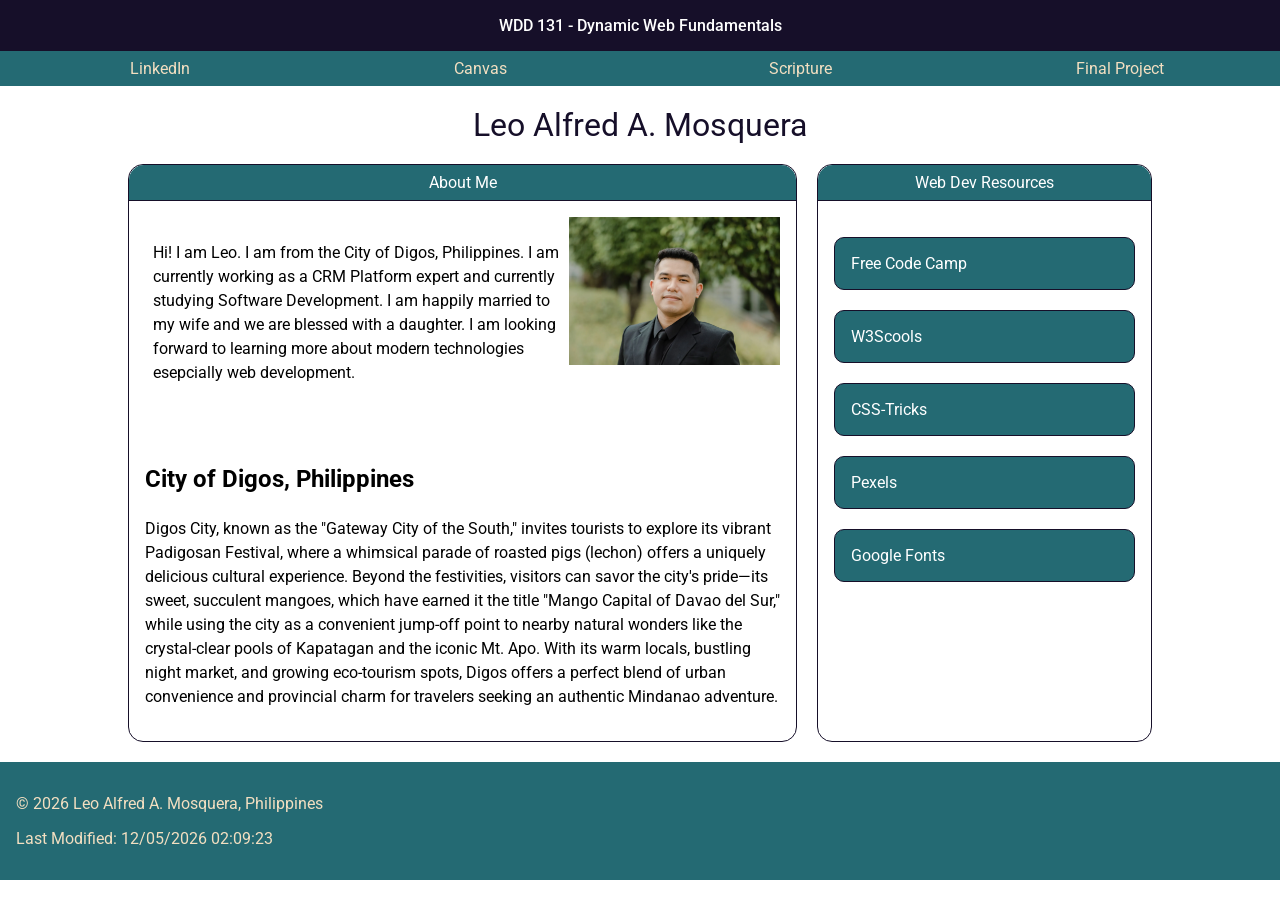
<file: index.html>
<!DOCTYPE html>
<html lang="en">

<head>
    <meta charset="UTF-8">
    <meta name="viewport" content="width=device-width, initial-scale=1.0">
    <title>WDD 131 - Dynamic Web Fundamentals - Leo Alfred A. Mosquera</title>
    <meta name="description"
        content="Personal profile page for Leo Alfred A. Mosquera, built for WDD 131 - Dynamic Web Fundamentals. Shares author info and key personal facts.">
    <meta name="author" content="Leo Alfred A. Mosquera">

    <link rel="stylesheet" href="styles/base.css">

    <link rel="preconnect" href="https://fonts.googleapis.com">
    <link rel="preconnect" href="https://fonts.gstatic.com" crossorigin>
    <link
        href="https://fonts.googleapis.com/css2?family=Roboto:ital,wght@0,100..900;1,100..900&family=TASA+Orbiter:wght@400..800&display=swap"
        rel="stylesheet">
    <script src="scripts/getdates.js" defer></script>


</head>

<body>
    <header>
        <span id="course-title">WDD 131 - Dynamic Web Fundamentals</span>
        <nav>
            <a href="https://www.linkedin.com/in/leo-alfred-mosquera-005425144/">LinkedIn</a>
            <a href="https://byupw.instructure.com/">Canvas</a>
            <a href="https://www.churchofjesuschrist.org/study/scriptures/bofm/alma/7?lang=eng">Scripture</a>
            <a href="#">Final Project</a>
        </nav>
    </header>
    <main>
        <h1 id="authorName">Leo Alfred A. Mosquera</h1>
        <section class="card">
            <p class="cardTitle">About Me</p>
            <div class="aboutMeContainer">
                <p>Hi! I am Leo. I am from the City of Digos, Philippines. I am currently working as a CRM Platform
                    expert and
                    currently studying Software Development. I am happily married to my wife and we are blessed with a
                    daughter. I am looking forward to learning more about modern technologies esepcially web
                    development.</p>
                <img alt="my own photo" src="images/profile.webp">
            </div>
            <div class="aboutMeContainer-2">
                <h2>City of Digos, Philippines</h2>
                <p>Digos City, known as the "Gateway City of the South," invites tourists to explore its vibrant
                    Padigosan Festival,
                    where
                    a whimsical parade of roasted pigs (lechon) offers a uniquely delicious cultural experience. Beyond
                    the festivities,
                    visitors can savor the city's pride—its sweet, succulent mangoes, which have earned it the title
                    "Mango Capital of
                    Davao
                    del Sur," while using the city as a convenient jump-off point to nearby natural wonders like the
                    crystal-clear pools
                    of
                    Kapatagan and the iconic Mt. Apo. With its warm locals, bustling night market, and growing
                    eco-tourism spots, Digos
                    offers a perfect blend of urban convenience and provincial charm for travelers seeking an authentic
                    Mindanao
                    adventure.</p>
            </div>
        </section>
        <section class="card webdevresource">
            <p class="cardTitle">Web Dev Resources</p>
            <div class="resourcesCard">
                <a href="https://www.freecodecamp.org/">Free Code Camp</a>
                <a href="https://www.w3schools.com/">W3Scools</a>
                <a href="https://css-tricks.com/">CSS-Tricks</a>
                <a href="https://www.pexels.com/">Pexels</a>
                <a href="https://fonts.google.com/">Google Fonts</a>
            </div>
        </section>
    </main>
    <footer>
        <p>© <span id="currentyear"></span> Leo Alfred A. Mosquera, Philippines</p>
        <p>Last Modified: <span id="lastModified"></span></p>
    </footer>
</body>

</html>
</file>
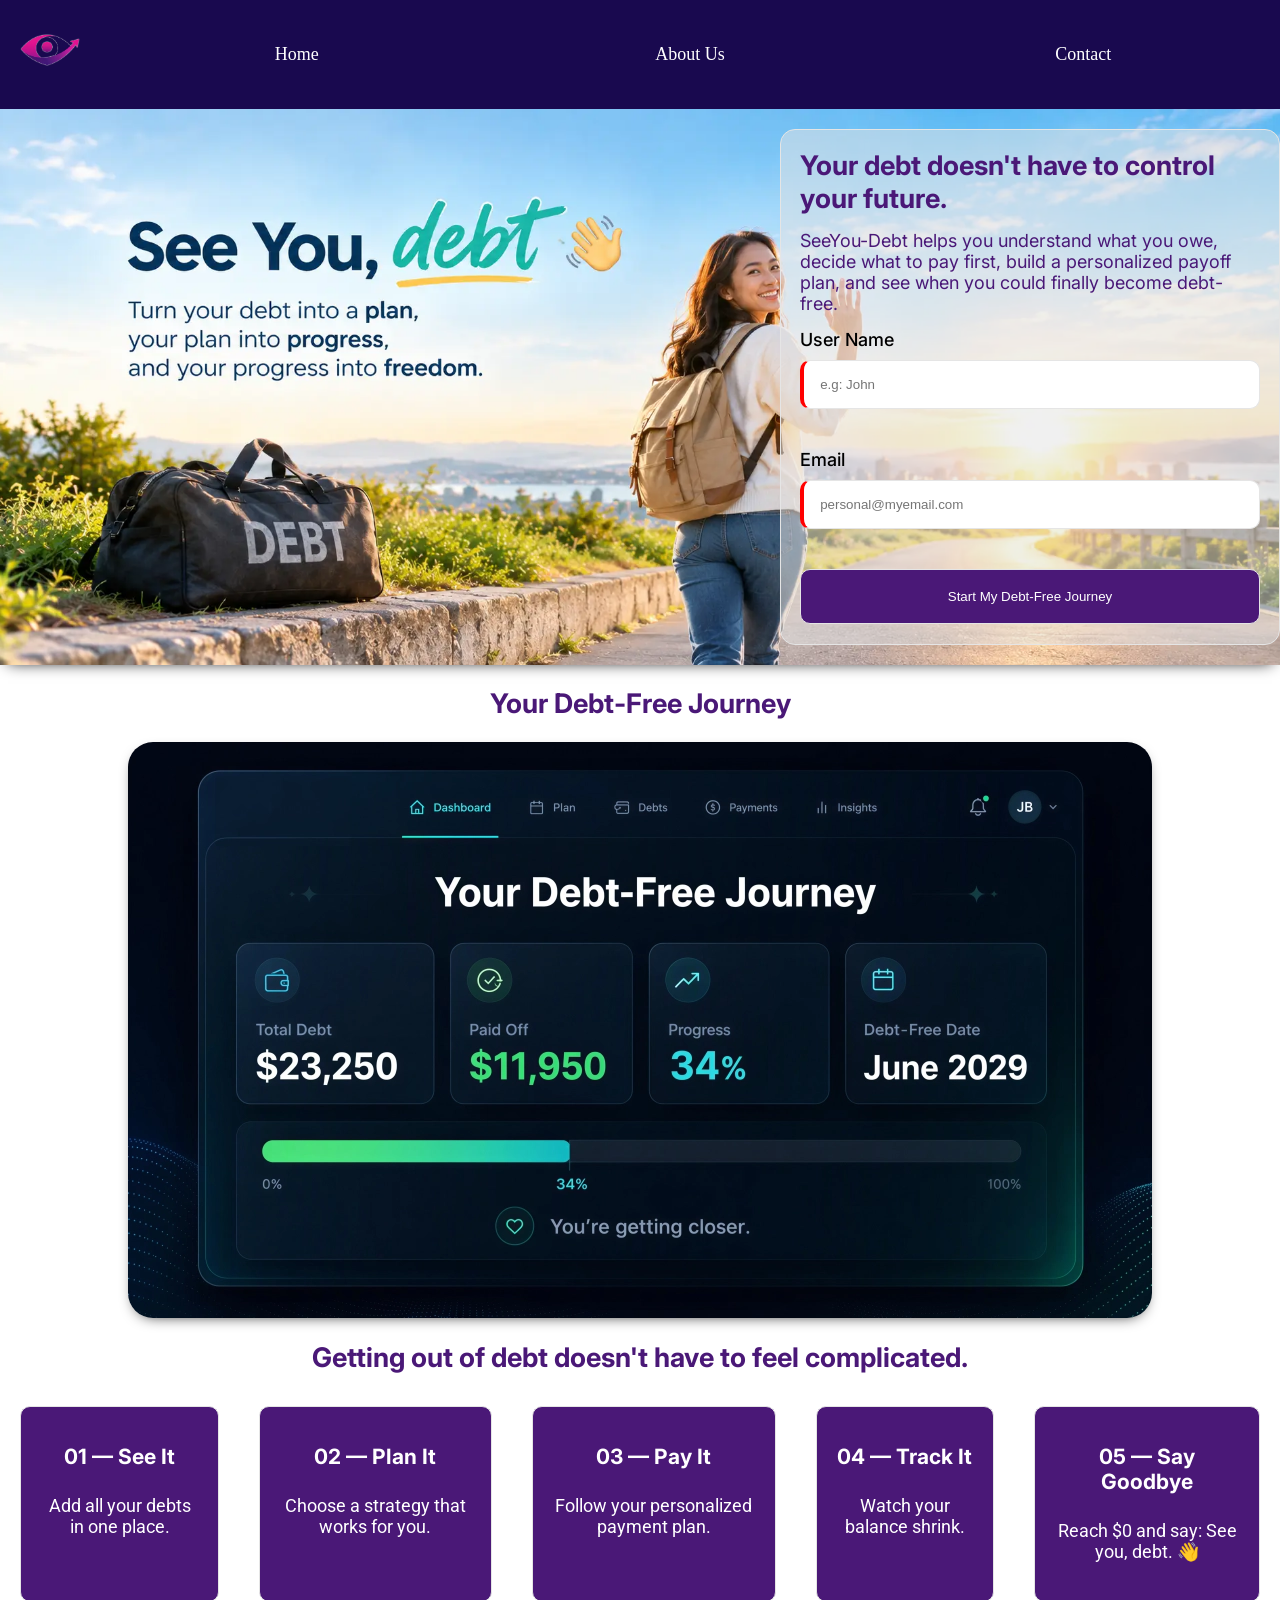
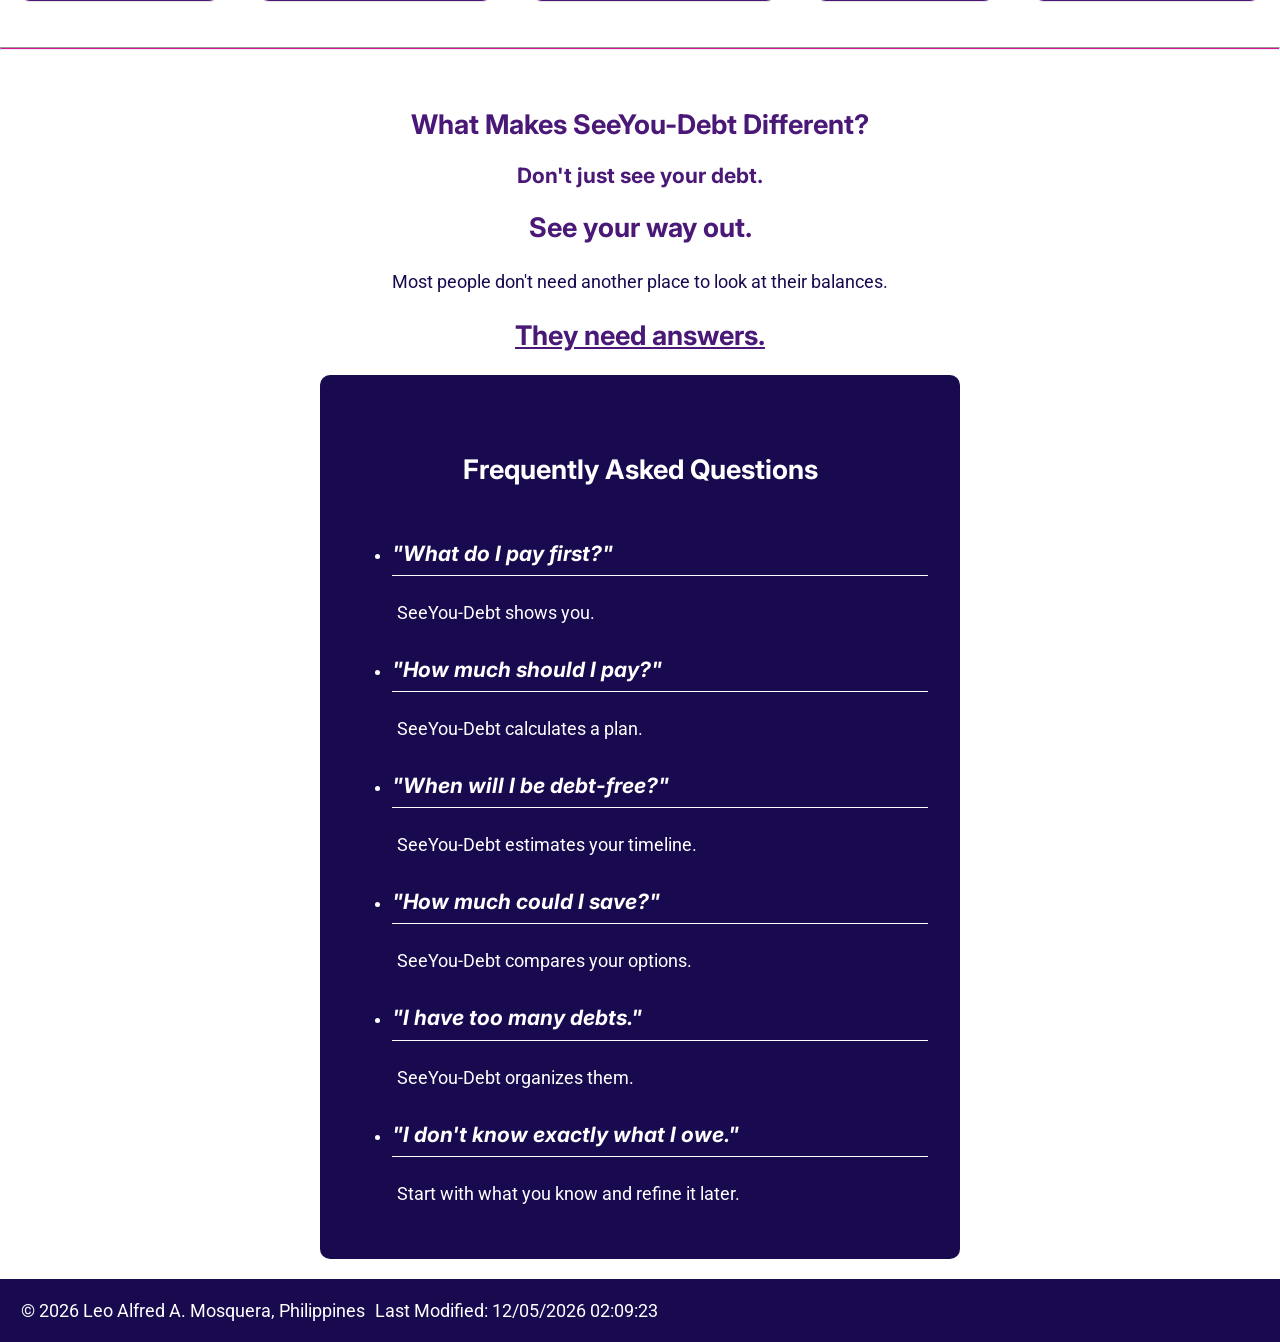
<file: project/index.html>
<!DOCTYPE html>
<html lang="en">

<head>
    <meta charset="UTF-8">
    <meta name="viewport" content="width=device-width, initial-scale=1.0">
    <title>SeeYou-Debt</title>

    <meta name="description"
        content="This is the concept software application project named SeeYou-Debt. This is a project built for WDD 131 - Dynamic Web Fundamentals.">
    <meta name="author" content="Leo Alfred A. Mosquera">

    <link rel="stylesheet" href="./styles/index.css">

    <link rel="preconnect" href="https://fonts.googleapis.com">
    <link rel="preconnect" href="https://fonts.gstatic.com" crossorigin>
    <link
        href="https://fonts.googleapis.com/css2?family=Inter:ital,opsz,wght@0,14..32,100..900;1,14..32,100..900&family=Roboto:ital,wght@0,100..900;1,100..900&display=swap"
        rel="stylesheet" media="print" onload="this.media='all'">

    <script src="./scripts/index.js" defer></script>
</head>

<body>
    <header>
        <a href="./index.html"><img src="./images/logo-concept_1.webp" alt="seeyou-debt logo" id="projectLogo"></a>
        <nav>
            <a class="navItem close" href="./index.html">Home</a>
            <a class="navItem close" href="./aboutus.html">About Us</a>
            <a class="navItem close" href="./contact.html">Contact</a>
            <a id="hammenu">☰</a>
        </nav>
    </header>
    <main>
        <section id="hero-section">
            <picture>
                <source srcset="./images/hero-image-optimized.webp" media="(min-width: 1024px)">
                <img src="./images/hero-image-optimized-2.webp" alt="image of a woman waving debt goodbye"
                    loading="lazy" width="640" height="280">
            </picture>
            <div id="formContainer">
                <h1>Your debt doesn't have to control your future.</h1>
                <h2>SeeYou-Debt helps you understand what you owe, decide what to pay first, build a personalized payoff
                    plan, and see when
                    you could finally become debt-free.</h2>
                <form method="get" id="inquireForm">
                    <label for="uname">User Name
                        <input type="text" id="uname" name="uname" placeholder="e.g: John" required>
                    </label>
                    <label for="email">Email
                        <input type="email" id="email" name="email" placeholder="personal@myemail.com" required>
                    </label>
                    <input type="submit" id="submitBtn" value="Start My Debt-Free Journey">
                </form>
            </div>
        </section>
        <section id="dashboard-preview-container">
            <h1>Your Debt-Free Journey</h1>
            <img src="./images/dashboard.webp" alt="sample image of dashboard" loading="lazy">
        </section>
        <section id="how-it-works-container">
            <h2>Getting out of debt doesn't have to feel complicated.</h2>
            <div id="card-container">
                <div class="card">
                    <h3>01 — See It</h3>
                    <p>Add all your debts in one place.</p>
                </div>
                <div class="card">
                    <h3>02 — Plan It</h3>
                    <p>Choose a strategy that works for you.</p>
                </div>
                <div class="card">
                    <h3>03 — Pay It</h3>
                    <p>Follow your personalized payment plan.</p>
                </div>
                <div class="card">
                    <h3>04 — Track It</h3>
                    <p>Watch your balance shrink.</p>
                </div>
                <div class="card">
                    <h3>05 — Say Goodbye</h3>
                    <p>Reach $0 and say:

                        See you, debt. 👋</p>
                </div>
            </div>
        </section>
        <hr>
        <section id="difference-container">
            <h2>What Makes SeeYou-Debt Different?</h2>
            <h3>Don't just see your debt.</h3>
            <h2>See your way out.</h2>
            <p>Most people don't need another place to look at their balances.</p>
            <h2><strong><u>They need answers.</u></strong></h2>
            <div id="faq">
                <h2>Frequently Asked Questions</h2>
                <ol id="faqList">
                </ol>
            </div>
        </section>
    </main>
    <footer>
        <p>&copy; <span id="currentyear"></span> Leo Alfred A. Mosquera, Philippines</p>
        <p>Last Modified: <span id="lastModified"></span></p>
    </footer>

</body>

</html>
</file>
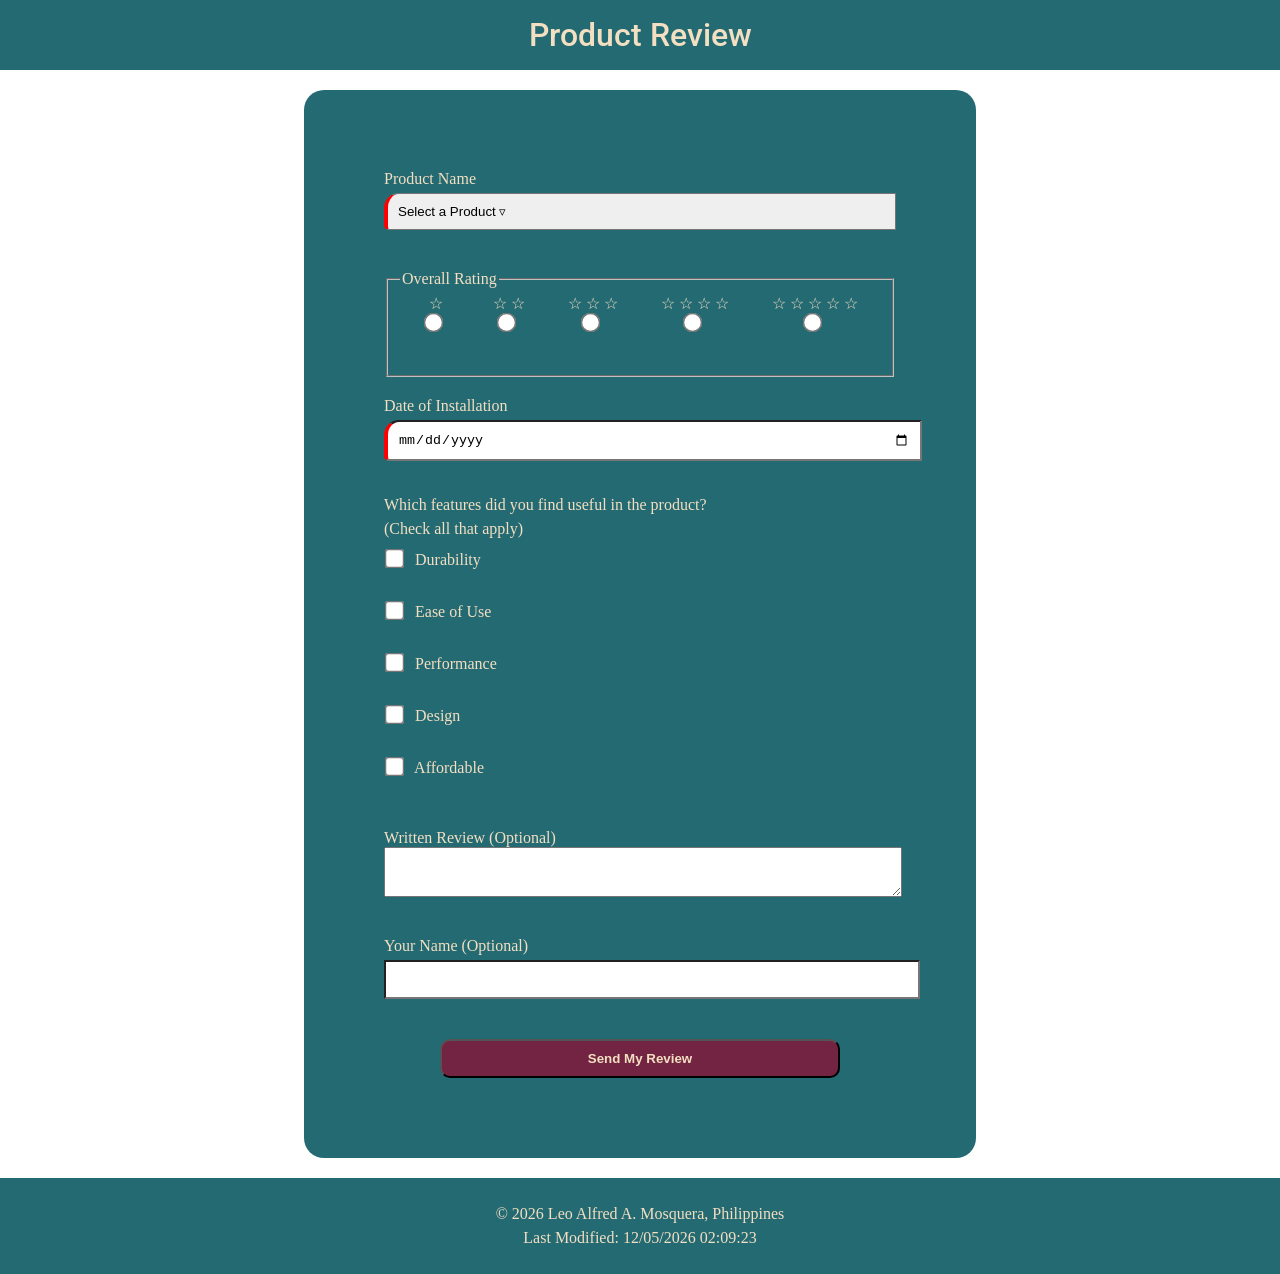
<file: form.html>
<!DOCTYPE html>
<html lang="en">

<head>
    <meta charset="UTF-8">
    <meta name="viewport" content="width=device-width, initial-scale=1.0">
    <title>Product Review Form</title>
    <meta name="description"
        content="This is a form for a product review. This is part of an assignment for WDD 131 - Dynamic Web Fundamentals">
    <meta name="author" content="Leo Alfred A. Mosquera">

    <link rel="stylesheet" href="./styles/form.css">

    <link rel="preconnect" href="https://fonts.googleapis.com">
    <link rel="preconnect" href="https://fonts.gstatic.com" crossorigin>
    <link
        href="https://fonts.googleapis.com/css2?family=Roboto:ital,wght@0,100..900;1,100..900&family=TASA+Orbiter:wght@400..800&display=swap"
        rel="stylesheet" media="print" onload="this.media='all'">

    <script src="scripts/form.js" defer></script>
</head>

<body>
    <header>
        <h1 id="heroTitle">Product Review</h1>
    </header>
    <main>
        <form method="get" action="review.html" id="prf">
            <label for="products"> Product Name
                <select name="products" id="products" required>
                    <option value="" selected disabled>Select a Product &triangledown;</option>
                </select>
            </label>

            <fieldset id="starRating">
                <legend>Overall Rating</legend>
                <label for="1star">&star;<input type="radio" name="rating" id="1star" value="1" required>
                </label>
                <label for="2star">&star; &star;<input type="radio" name="rating" id="2star" value="2star" required>
                </label>
                <label for="3star">&star; &star; &star;<input type="radio" name="rating" id="3star" value="3star"
                        required>
                </label>
                <label for="4star">
                    &star; &star; &star; &star;<input type="radio" name="rating" id="4star" value="4star" required>
                </label>
                <label for="5star">
                    &star; &star; &star; &star; &star;<input type="radio" id="5star" name="rating" value="5star"
                        required>
                </label>
            </fieldset>

            <label for="installDate">Date of Installation
                <input type="date" name="dateInstallation" id="installDate" required>
            </label>


            <p>Which features did you find useful in the product?</p>
            <p>(Check all that apply)</p>
            <label for="durability">
                <input type="checkbox" name="features" id="durability" value="durability"> Durability
            </label>
            <label for="easeOfUse">
                <input type="checkbox" name="features" id="easeOfUse" value="easeOfUse"> Ease of Use
            </label>
            <label for="performance">
                <input type="checkbox" name="features" id="performance" value="performance"> Performance
            </label>
            <label for="design">
                <input type="checkbox" name="features" id="design" value="design"> Design
            </label>
            <label for="affordable">
                <input type="checkbox" name="features" id="affordable" value="affordable"> Affordable
            </label>

            <label for="writtenReview">
                Written Review <span class="optional">(Optional)</span>
                <textarea id="writtenReview" name="review"></textarea>
            </label>

            <label for="userName">
                Your Name <span class="optional">(Optional)</span>
                <input type="text" id="userName" name="uname">
            </label>

            <input type="submit" id="submitBtn" name="submitBtn" value="Send My Review">



        </form>
    </main>
    <footer>
        <p>© <span id="currentyear"></span> Leo Alfred A. Mosquera, Philippines</p>
        <p>Last Modified: <span id="lastModified"></span></p>
    </footer>
</body>

</html>
</file>
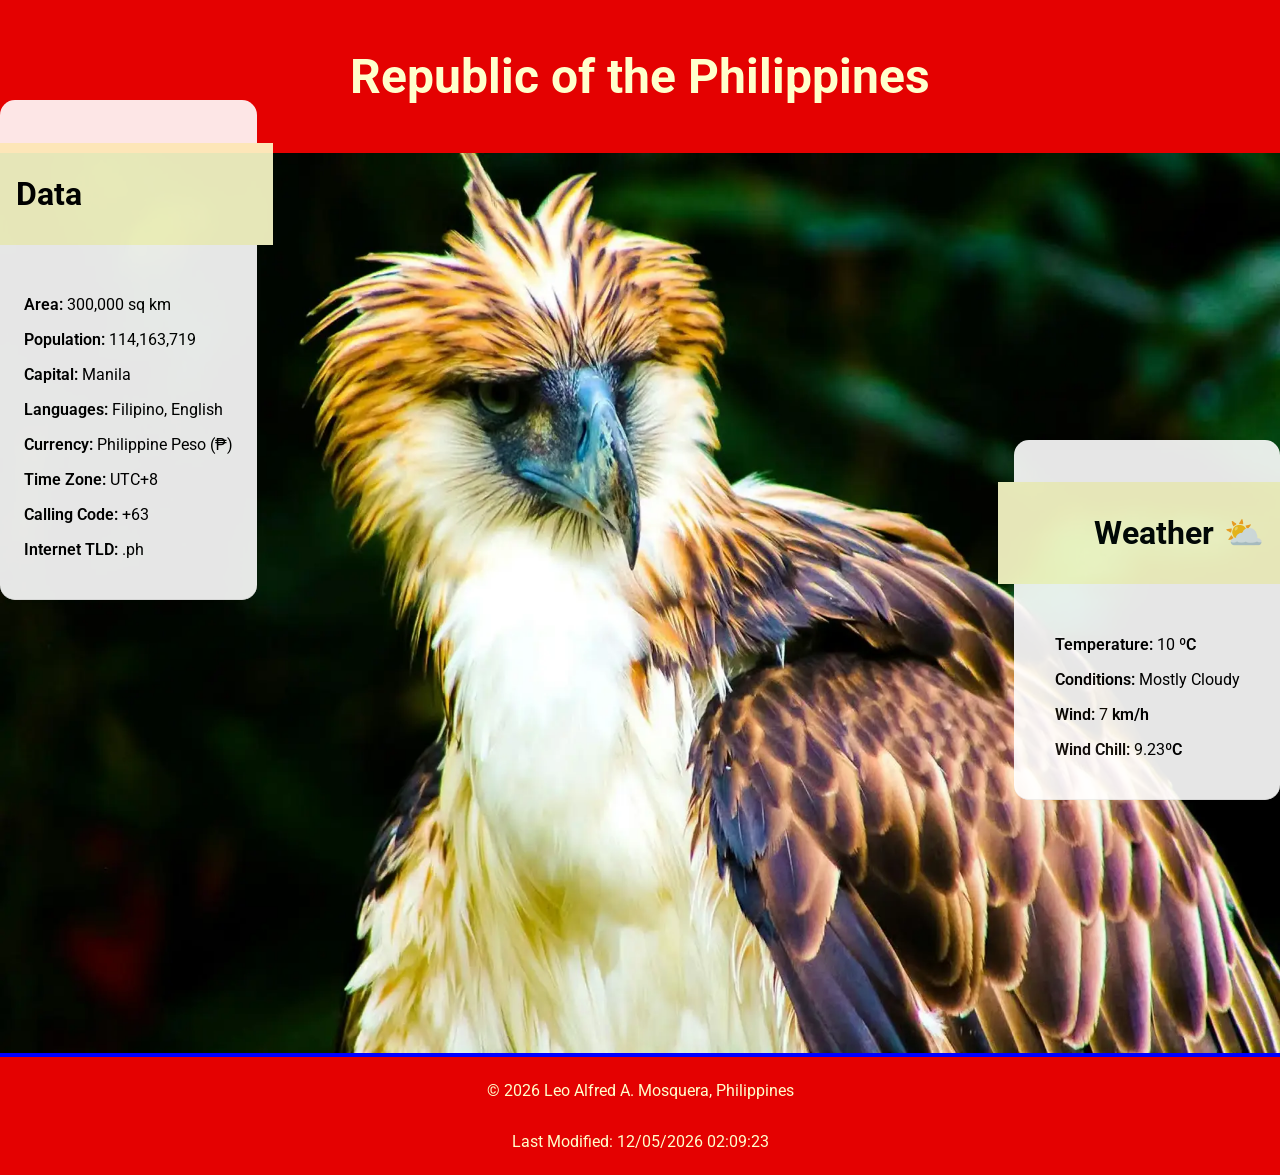
<file: place.html>
<!DOCTYPE html>
<html lang="en">

<head>
    <meta charset="UTF-8">
    <meta name="viewport" content="width=device-width, initial-scale=1.0">
    <title>Philippines - Leo Alfred A. Mosquera</title>

    <meta name="description"
        content="Place page for Leo Alfred A. Mosquera, built for WDD 131 - Dynamic Web Fundamentals. Shares author info and key personal facts.">
    <meta name="author" content="Leo Alfred A. Mosquera">

    <link rel="preconnect" href="https://fonts.googleapis.com">
    <link rel="preconnect" href="https://fonts.gstatic.com" crossorigin>
    <link
        href="https://fonts.googleapis.com/css2?family=Roboto:ital,wght@0,100..900;1,100..900&family=TASA+Orbiter:wght@400..800&display=swap"
        rel="stylesheet">

    <link rel="stylesheet" href="styles/place.css">
    <link rel="stylesheet" href="styles/place-large.css">
    <script src="scripts/place.js" defer></script>
</head>

<body>
    <header>
        <h1 id="heroTitle">Republic of the Philippines</h1>
    </header>
    <main>

        <div id="heroImageContainer">
            <picture>
                <source srcset="images/hero-large.webp" media="(min-width: 1024px)">
                <source srcset="images/hero-medium.webp" media="(min-width: 764px)">
                <img src="images/hero-small.webp" alt="Philippine Eagle Picture" width="640" height="427">
            </picture>
        </div>
        <div id="dataContainer">
            <h2 id="dataTitle">Data</h2>
            <ol>
                <li class="dataItem">Area: <span class="dataValue">300,000 sq km</span></li>
                <li class="dataItem">Population: <span class="dataValue">114,163,719</span></li>
                <li class="dataItem">Capital: <span class="dataValue">Manila</span></li>
                <li class="dataItem">Languages: <span class="dataValue">Filipino, English</span></li>
                <li class="dataItem">Currency: <span class="dataValue">Philippine Peso (₱)</span></li>
                <li class="dataItem">Time Zone: <span class="dataValue">UTC+8</span></li>
                <li class="dataItem">Calling Code: <span class="dataValue">+63</span></li>
                <li class="dataItem">Internet TLD: <span class="dataValue">.ph</span></li>
            </ol>
        </div>
        <div id="weatherContainer">
            <h2 id="weatherTitle">Weather</h2>
            <img id="weatherIcon" src="images/weather-icon.svg" alt="weather_icon">
            <ol>
                <li class="weather temp">Temperature: <span class="value temp">10</span> ºC</li>
                <li class="weather cond">Conditions: <span class="value cond">Mostly Cloudy</span></li>
                <li class="weather wind">Wind: <span class="value wind">7</span> km/h</li>
                <li class="weather winc">Wind Chill: <span class="value winc"></span>ºC</li>
            </ol>

            <span class="testTemp"></span>
            <span class="testWindSpeed"></span>
        </div>
    </main>
    <footer>
        <p>© <span id="currentyear"></span> Leo Alfred A. Mosquera, Philippines</p>
        <p>Last Modified: <span id="lastModified"></span></p>
    </footer>
</body>

</html>
</file>
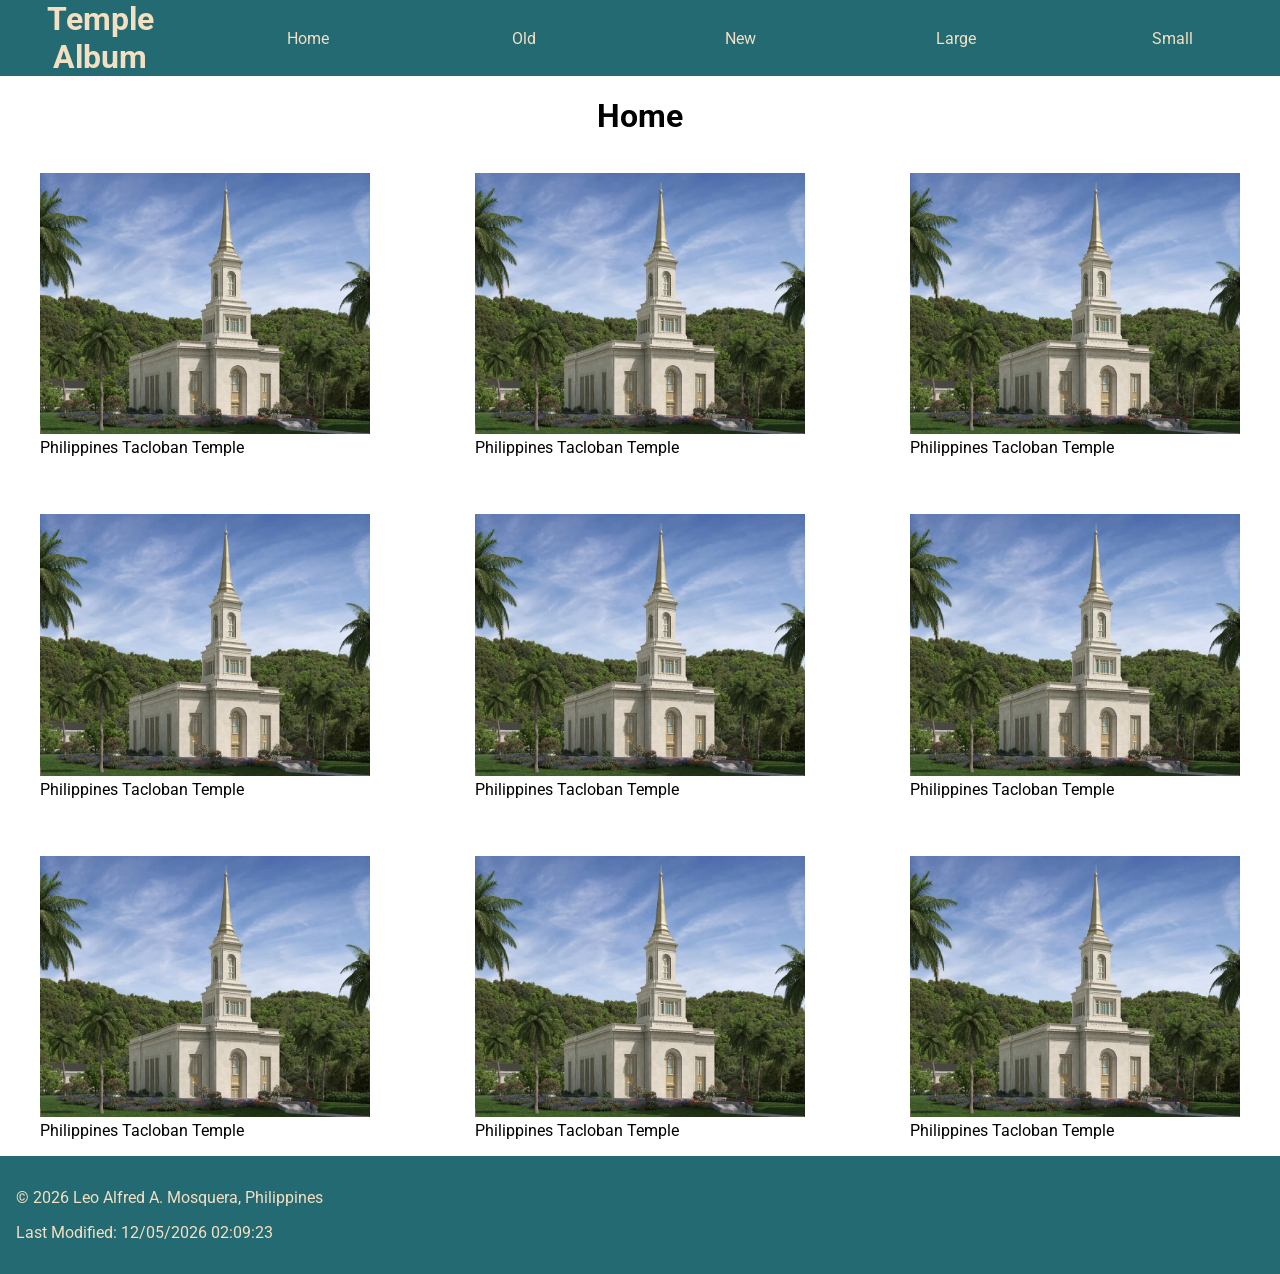
<file: temples.html>
<!DOCTYPE html>
<html lang="en">

<head>
    <meta charset="UTF-8">
    <meta name="viewport" content="width=device-width, initial-scale=1.0">
    <title>Temple Album
    </title>
    <meta name="description"
        content="Personal profile page for Leo Alfred A. Mosquera, built for WDD 131 - Dynamic Web Fundamentals. Shares author info and key personal facts.">
    <meta name="author" content="Leo Alfred A. Mosquera">

    <link rel="stylesheet" href="styles/temples.css">
    <link rel="stylesheet" href="styles/temples-large.css">

    <link rel="preconnect" href="https://fonts.googleapis.com">
    <link rel="preconnect" href="https://fonts.gstatic.com" crossorigin>
    <link
        href="https://fonts.googleapis.com/css2?family=Roboto:ital,wght@0,100..900;1,100..900&family=TASA+Orbiter:wght@400..800&display=swap"
        rel="stylesheet">

    <script src="scripts/temples.js" defer></script>

</head>

<body>
    <header>
        <nav>
            <span id="navTitle">Temple Album</span>
            <a class="hamburgerBtn close">☰</a>
            <a href="#" class="item close">Home</a>
            <a href="#" class="item close">Old</a>
            <a href="#" class="item close">New</a>
            <a href="#" class="item close">Large</a>
            <a href="#" class="item close">Small</a>
        </nav>
    </header>
    <main>
        <h1 id="mainTitle">Home</h1>
        <div id="temple-container">
            <figure class="temple-figure">
                <img src="images/tacloban-temple.webp" alt="Tacloban Temple Image">
                <figcaption>Philippines Tacloban Temple</figcaption>
            </figure>
            <figure class="temple-figure">
                <img src="images/tacloban-temple.webp" alt="Tacloban Temple Image">
                <figcaption>Philippines Tacloban Temple</figcaption>
            </figure>
            <figure class="temple-figure">
                <img src="images/tacloban-temple.webp" alt="Tacloban Temple Image">
                <figcaption>Philippines Tacloban Temple</figcaption>
            </figure>
            <figure class="temple-figure">
                <img src="images/tacloban-temple.webp" alt="Tacloban Temple Image">
                <figcaption>Philippines Tacloban Temple</figcaption>
            </figure>
            <figure class="temple-figure">
                <img src="images/tacloban-temple.webp" alt="Tacloban Temple Image">
                <figcaption>Philippines Tacloban Temple</figcaption>
            </figure>
            <figure class="temple-figure">
                <img src="images/tacloban-temple.webp" alt="Tacloban Temple Image">
                <figcaption>Philippines Tacloban Temple</figcaption>
            </figure>
            <figure class="temple-figure">
                <img src="images/tacloban-temple.webp" alt="Tacloban Temple Image">
                <figcaption>Philippines Tacloban Temple</figcaption>
            </figure>
            <figure class="temple-figure">
                <img src="images/tacloban-temple.webp" alt="Tacloban Temple Image">
                <figcaption>Philippines Tacloban Temple</figcaption>
            </figure>
            <figure class="temple-figure">
                <img src="images/tacloban-temple.webp" alt="Tacloban Temple Image">
                <figcaption>Philippines Tacloban Temple</figcaption>
            </figure>
        </div>
    </main>
    <footer>
        <p>© <span id="currentyear"></span> Leo Alfred A. Mosquera, Philippines</p>
        <p>Last Modified: <span id="lastModified"></span></p>
    </footer>
</body>

</html>
</file>
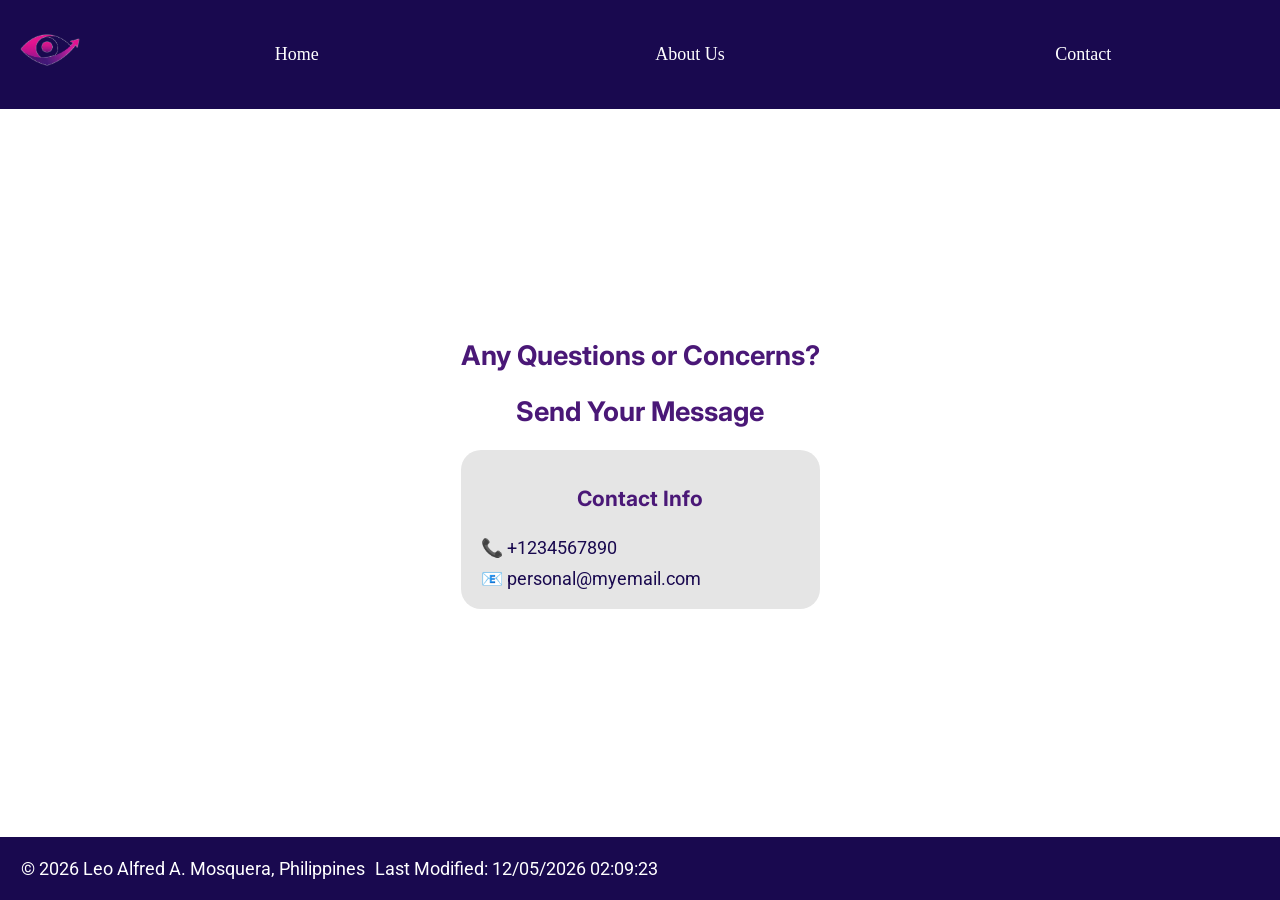
<file: project/contact.html>
<!DOCTYPE html>
<html lang="en">

<head>
    <meta charset="UTF-8">
    <meta name="viewport" content="width=device-width, initial-scale=1.0">
    <title>SeeYou-Debt: Contact</title>

    <meta name="description"
        content="This is the concept software application project named SeeYou-Debt. This is a project built for WDD 131 - Dynamic Web Fundamentals.">
    <meta name="author" content="Leo Alfred A. Mosquera">

    <link rel="stylesheet" href="./styles/index.css">

    <link rel="preconnect" href="https://fonts.googleapis.com">
    <link rel="preconnect" href="https://fonts.gstatic.com" crossorigin>
    <link
        href="https://fonts.googleapis.com/css2?family=Inter:ital,opsz,wght@0,14..32,100..900;1,14..32,100..900&family=Roboto:ital,wght@0,100..900;1,100..900&display=swap"
        rel="stylesheet" media="print" onload="this.media='all'">


    <script src="./scripts/index.js" defer></script>
</head>

<body>
    <header>
        <a href="./index.html"><img src="./images/logo-concept_1.webp" alt="seeyou-debt logo" id="projectLogo"></a>
        <nav>
            <a class="navItem close" href="./index.html">Home</a>
            <a class="navItem close" href="./aboutus.html">About Us</a>
            <a class="navItem close" href="./contact.html">Contact</a>
            <a id="hammenu">☰</a>
        </nav>
    </header>
    <main>
        <section id="contact-content">
            <h1>Any Questions or Concerns?</h1>
            <h2>Send Your Message</h2>
            <div id="contact-details">
                <h3>Contact Info</h3>
                <p>&#128222; +1234567890</p>
                <p>&#128231; personal@myemail.com</p>
            </div>
        </section>
    </main>
    <footer>
        <p>&copy; <span id="currentyear"></span> Leo Alfred A. Mosquera, Philippines</p>
        <p>Last Modified: <span id="lastModified"></span></p>
    </footer>

</body>

</html>
</file>
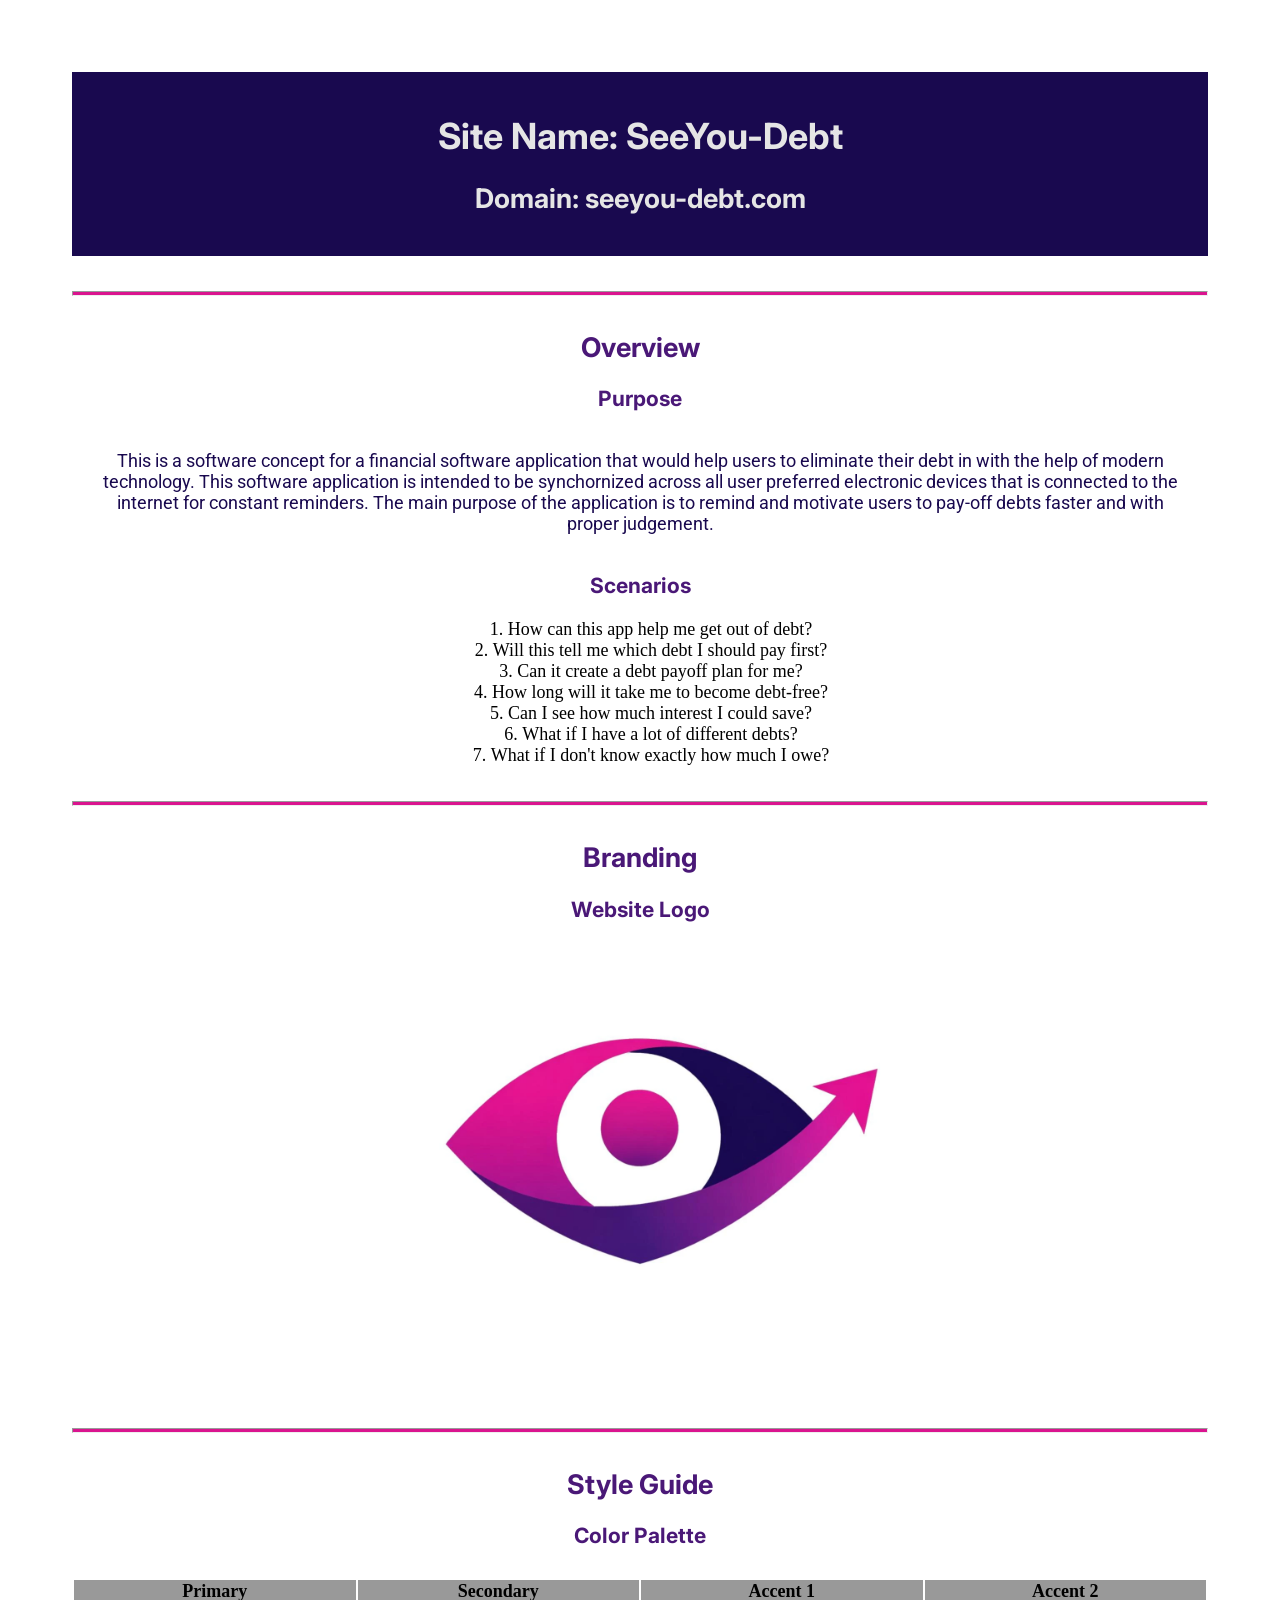
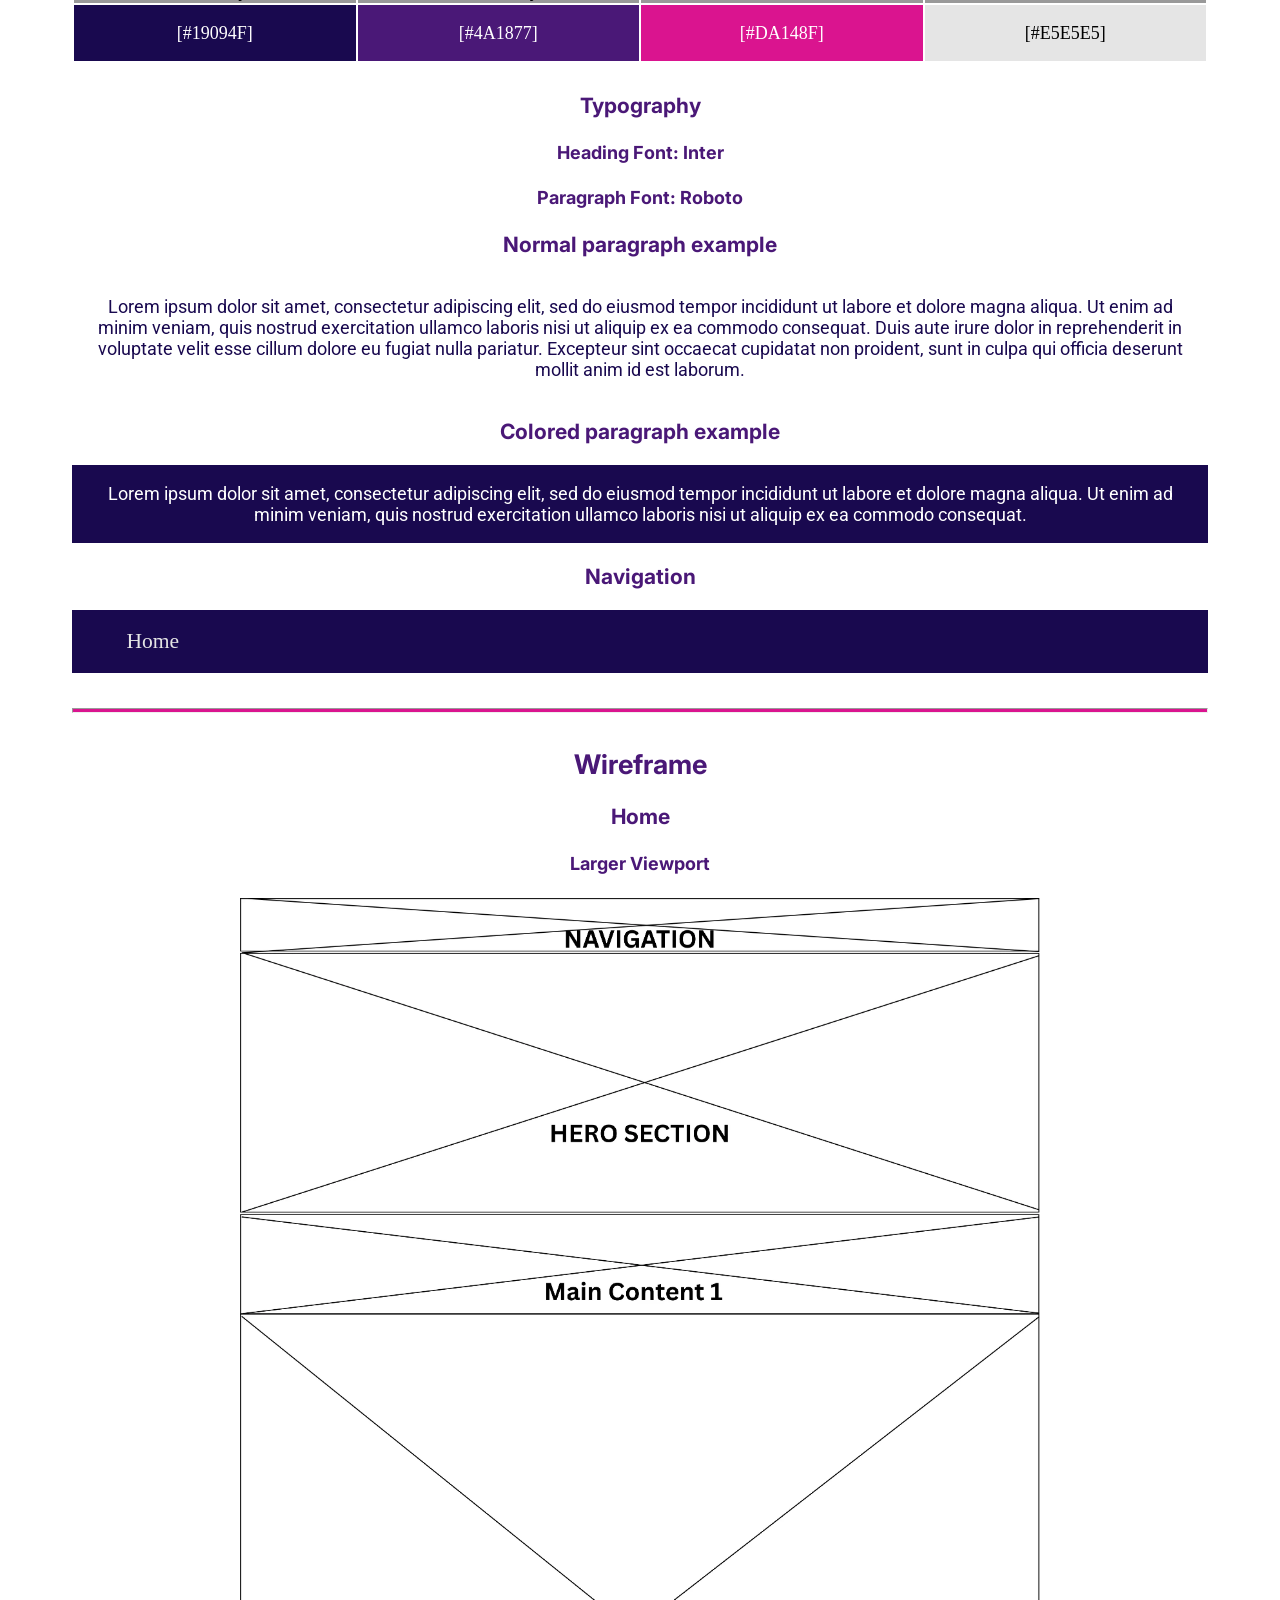
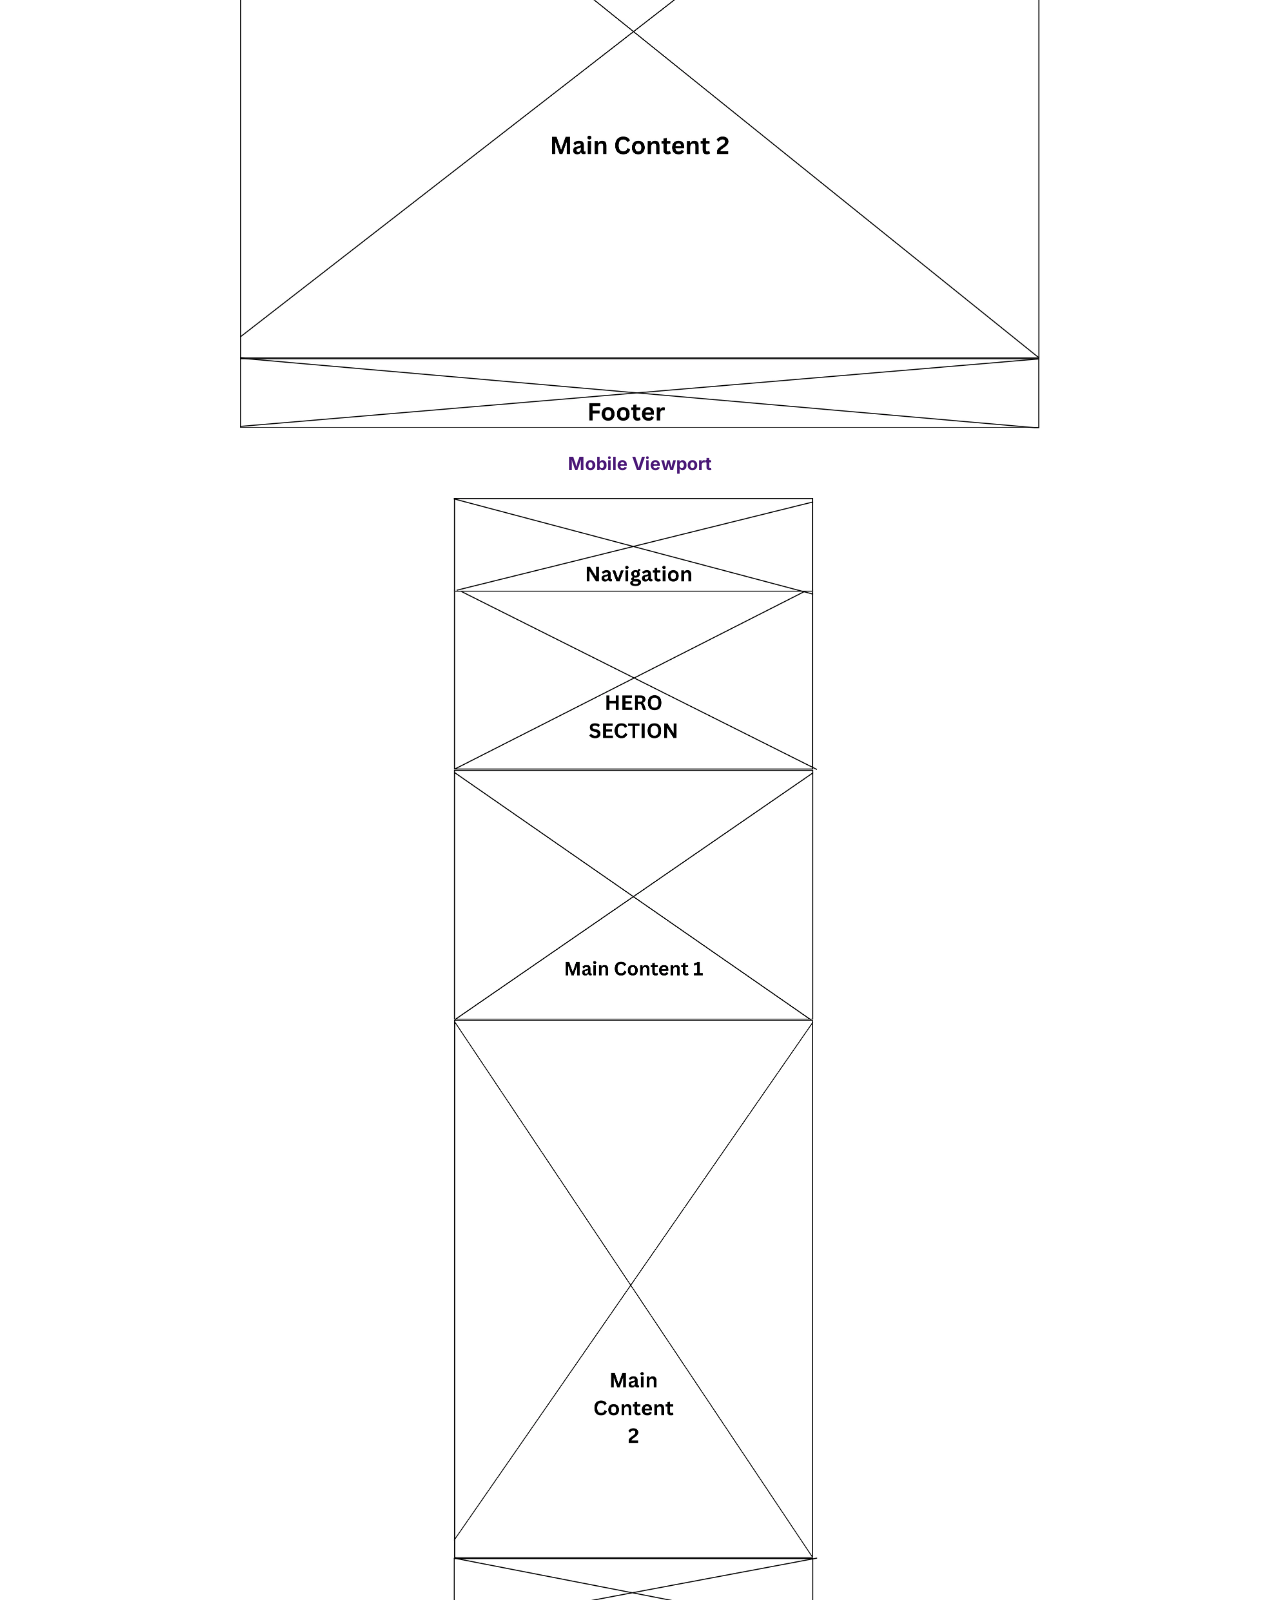
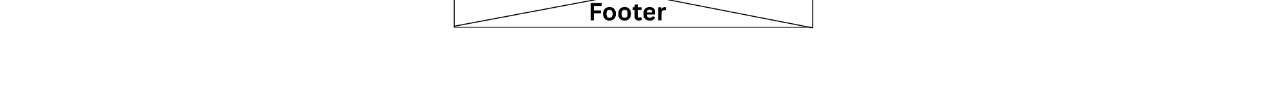
<file: project/siteplan.html>
<!DOCTYPE html>
<html lang="en">

<head>
    <meta charset="UTF-8">
    <meta name="viewport" content="width=device-width, initial-scale=1.0">
    <title>Site Plan</title>
    <meta name="description"
        content="This is the site plan for my upcoming project software application named DebtFree. This is a project built for WDD 131 - Dynamic Web Fundamentals.">
    <meta name="author" content="Leo Alfred A. Mosquera">

    <link rel="stylesheet" href="../styles/siteplan.css">

    <link rel="preconnect" href="https://fonts.googleapis.com">
    <link rel="preconnect" href="https://fonts.gstatic.com" crossorigin>
    <link
        href="https://fonts.googleapis.com/css2?family=Inter:ital,opsz,wght@0,14..32,100..900;1,14..32,100..900&family=Roboto:ital,wght@0,100..900;1,100..900&display=swap"
        rel="stylesheet" media="print" onload="this.media='all'">

</head>

<body>
    <header>
        <div id="heroSection">
            <h1 id="heroTitle">Site Name: SeeYou-Debt</h1>
            <h2 class="subTitle">Domain: seeyou-debt.com </h2>
        </div>
    </header>
    <main>
        <hr>
        <h2>Overview</h2>
        <h3>Purpose</h3>
        <p> This is a software concept for a financial software application that would help users to eliminate their
            debt in
            with the help of modern technology. This software application is intended to be synchornized
            across all user preferred electronic devices that is connected to the internet for constant reminders. The
            main purpose of the application
            is to remind and motivate users to pay-off debts faster and with proper judgement.

        <h3>Scenarios</h3>
        <ol class="scenarios">
            <li>How can this app help me get out of debt?</li>
            <li>Will this tell me which debt I should pay first?</li>
            <li>Can it create a debt payoff plan for me?</li>
            <li>How long will it take me to become debt-free?</li>
            <li>Can I see how much interest I could save?</li>
            <li>What if I have a lot of different debts?</li>
            <li>What if I don't know exactly how much I owe?</li>
        </ol>

        <hr>
        <h2>Branding</h2>
        <h3>Website Logo</h3>
        <!-- Replace this with some sort of logo for your site.  A logo can be as simple as the name of your site in a nice font :) -->
        <img src="../images/seeyou-debt.webp" alt="Logo image" id="logo">
        <hr>
        <h2>
            Style Guide
        </h2>

        <h3>
            Color Palette
        </h3>

        <table class="colors">
            <tr>
                <th>Primary</th>
                <th>Secondary</th>
                <th>Accent 1</th>
                <th>Accent 2</th>
            </tr>
            <!-- Replace the numbers in the boxes below with your hex color codes. Then switch to the site-plan.css file and change your colors there as well. -->
            <tr>
                <td class="primary">[#19094F]</td>
                <td class="secondary">[#4A1877]</td>
                <td class="accent1">[#DA148F]</td>
                <td class="accent2">[#E5E5E5]</td>
            </tr>
        </table>

        <h3>
            Typography
        </h3>
        <!-- Choose a font for your paragraphs (body copy) and headlines. What font(s) have you chosen? Why did you choose what you did?  Make sure to review the list of web safe fonts at W3Schools.org as a starting point.  Think also about which of your colors above you might use for background and font colors. -->

        <h4>
            Heading Font: Inter <!-- change this -->
        </h4>
        <h4>
            Paragraph Font: Roboto <!-- change this -->
        </h4>
        <h3>
            Normal paragraph example
        </h3>
        <p>
            Lorem ipsum dolor sit amet, consectetur adipiscing elit, sed do eiusmod tempor incididunt ut labore et
            dolore
            magna aliqua. Ut enim ad minim veniam, quis nostrud exercitation ullamco laboris nisi ut aliquip ex ea
            commodo
            consequat. Duis aute irure dolor in reprehenderit in voluptate velit esse cillum dolore eu fugiat nulla
            pariatur. Excepteur sint occaecat cupidatat non proident, sunt in culpa qui officia deserunt mollit anim id
            est
            laborum.
        </p>
        <h3>
            Colored paragraph example
        </h3>
        <p class="colored">
            Lorem ipsum dolor sit amet, consectetur adipiscing elit, sed do eiusmod tempor incididunt ut labore et
            dolore
            magna aliqua. Ut enim ad minim veniam, quis nostrud exercitation ullamco laboris nisi ut aliquip ex ea
            commodo
            consequat.
        </p>

        <h3>
            Navigation
        </h3>
        <!-- Think about how you want your navigation bar to look. In the site-plan.css file change the colors to your colors to get the look you desire. -->
        <nav>
            <a href="#">Home</a>
        </nav>
        <hr>

        <h2>
            Wireframe
        </h2>

        <h3>Home</h3>
        <h4>Larger Viewport</h4>
        <img src="../images/wireframe.webp" alt="home page wireframe" class="wireframe">

        <h4>Mobile Viewport</h4>
        <img src="../images/wireframe-mobile.webp" alt="home page wireframe" class="wireframe">

    </main>
</body>

</html>
</file>
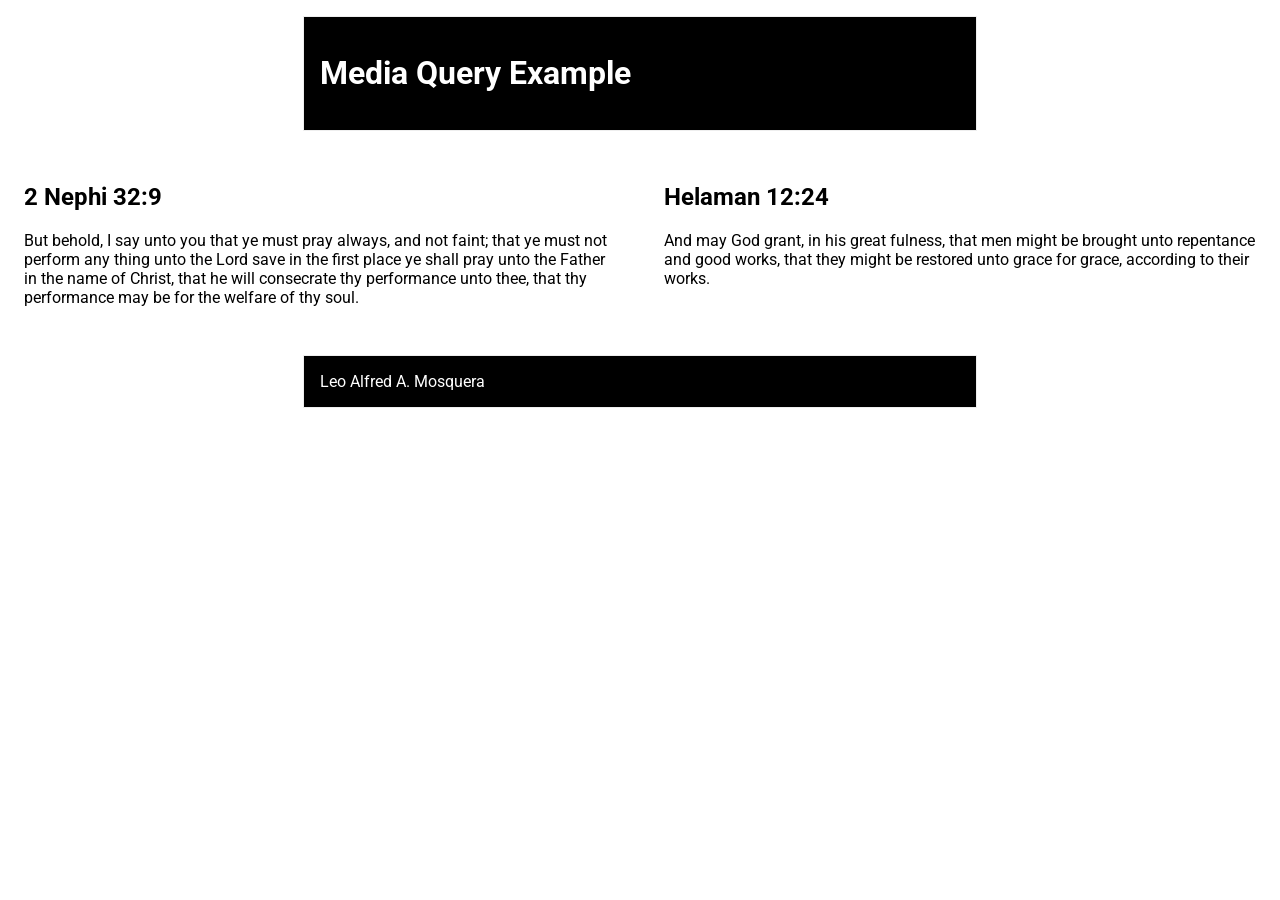
<file: week02/media-query.html>
<!DOCTYPE html>
<html lang="en">

<head>

    <head>
        <meta charset="UTF-8">
        <meta name="viewport" content="width=device-width, initial-scale=1.0">
        <title>WDD 131 - Dynamic Web Fundamentals - Leo Alfred A. Mosquera</title>
        <meta name="description"
            content="Personal profile page for Leo Alfred A. Mosquera, built for WDD 131 - Dynamic Web Fundamentals. Shares author info and key personal facts.">
        <meta name="author" content="Leo Alfred A. Mosquera">
        <link rel="preconnect" href="https://fonts.googleapis.com">
        <link rel="preconnect" href="https://fonts.gstatic.com" crossorigin>
        <link
            href="https://fonts.googleapis.com/css2?family=Roboto:ital,wght@0,100..900;1,100..900&family=TASA+Orbiter:wght@400..800&display=swap"
            rel="stylesheet">
        <link rel="stylesheet" href="styles/media-query.css">
        <link rel="stylesheet" href="styles/media-query-large.css">

    </head>
</head>

<body>
    <header>
        <h1>Media Query Example</h1>
    </header>
    <main>
        <section>
            <h2>2 Nephi 32:9</h2>
            <p>But behold, I say unto you that ye must pray always, and not faint; that ye must not perform any thing
                unto the Lord
                save in the first place ye shall pray unto the Father in the name of Christ, that he will consecrate thy
                performance
                unto thee, that thy performance may be for the welfare of thy soul.</p>
        </section>
        <section>
            <h2>Helaman 12:24</h2>
            <p>And may God grant, in his great fulness, that men might be brought unto repentance and good works, that
                they might be restored unto grace for grace, according to their works.</p>
        </section>
    </main>
    <footer>
        Leo Alfred A. Mosquera
    </footer>
</body>

</html>
</file>
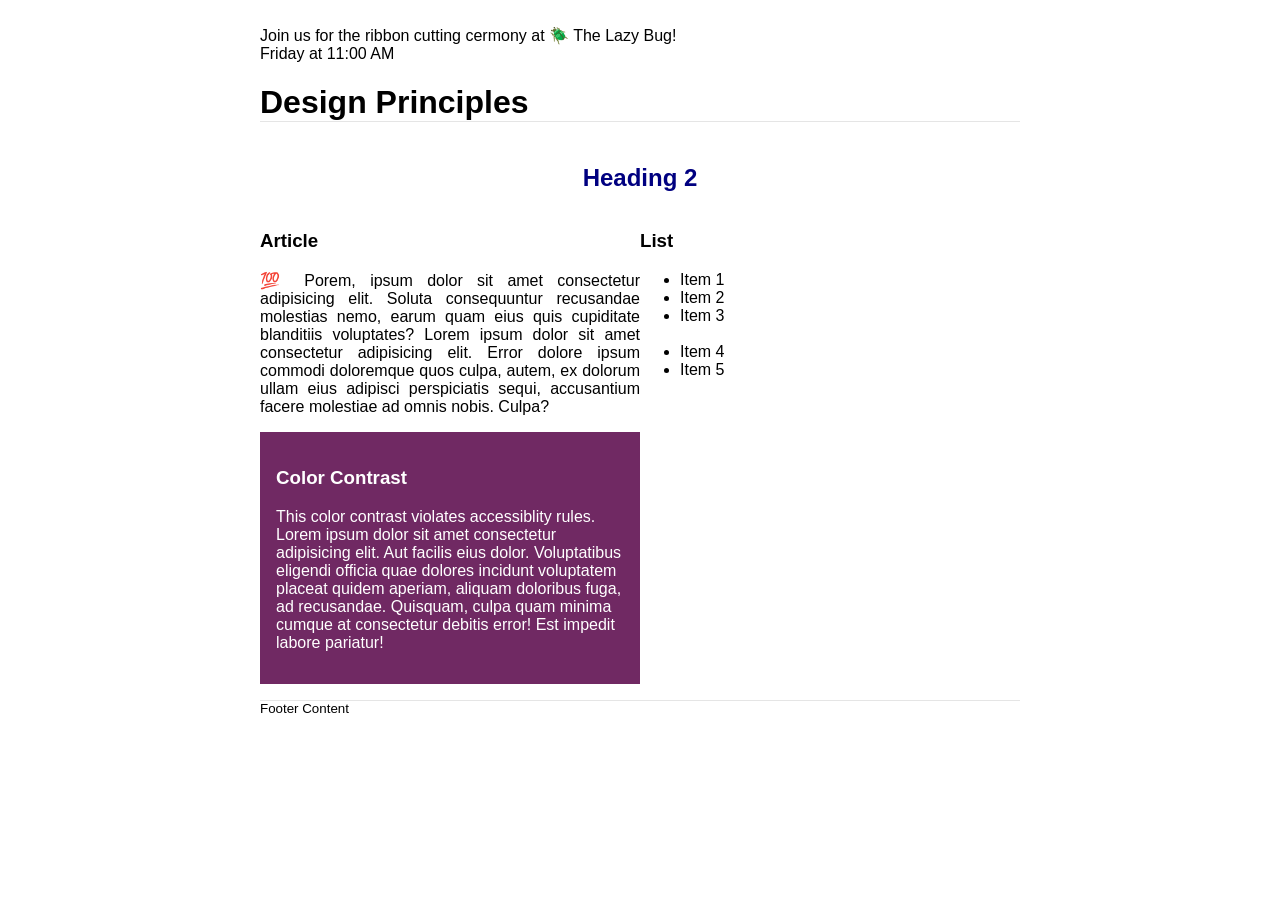
<file: week03/design.html>
<!DOCTYPE html>
<html lang="en">

<head>
    <meta charset="UTF-8">
    <meta name="viewport" content="width=device-width, initial-scale=1.0">
    <title>Document</title>

    <link rel="stylesheet" href="stlyes/design.css">
</head>

<body>
    <header>
        <div class="banner"><br>Join us for the ribbon cutting cermony at 🪲 The Lazy
            Bug!<br>Friday at 11:00 AM
            <h1>Design Principles</h1>
        </div>
    </header>
    <main>
        <h2>Heading 2</h2>
        <section>
            <h3>Article</h3>
            <article>
                <p>💯 Porem, ipsum dolor sit amet consectetur adipisicing elit. Soluta consequuntur recusandae molestias
                    nemo, earum quam eius quis cupiditate blanditiis voluptates? Lorem ipsum dolor sit amet consectetur
                    adipisicing elit. Error dolore ipsum commodi doloremque quos culpa, autem, ex dolorum ullam eius
                    adipisci perspiciatis sequi, accusantium facere molestiae ad omnis nobis. Culpa?</p>
            </article>
        </section>
        <section>
            <h3>List</h3>
            <ul>
                <li>Item 1</li>
                <li>Item 2</li>
                <li>Item 3<br><br></li>
                <li>Item 4</li>
                <li>Item 5</li>
            </ul>
        </section>
        <div class="callout">
            <h3>Color Contrast</h3>
            <p>This color contrast violates accessiblity rules. Lorem ipsum dolor sit amet consectetur adipisicing elit.
                Aut
                facilis eius dolor. Voluptatibus eligendi officia quae dolores incidunt voluptatem placeat quidem
                aperiam,
                aliquam doloribus fuga, ad recusandae. Quisquam, culpa quam minima cumque at consectetur debitis error!
                Est
                impedit labore pariatur!</p>
        </div>
    </main>
    <footer>
        Footer Content
    </footer>
</body>

</html>
</file>
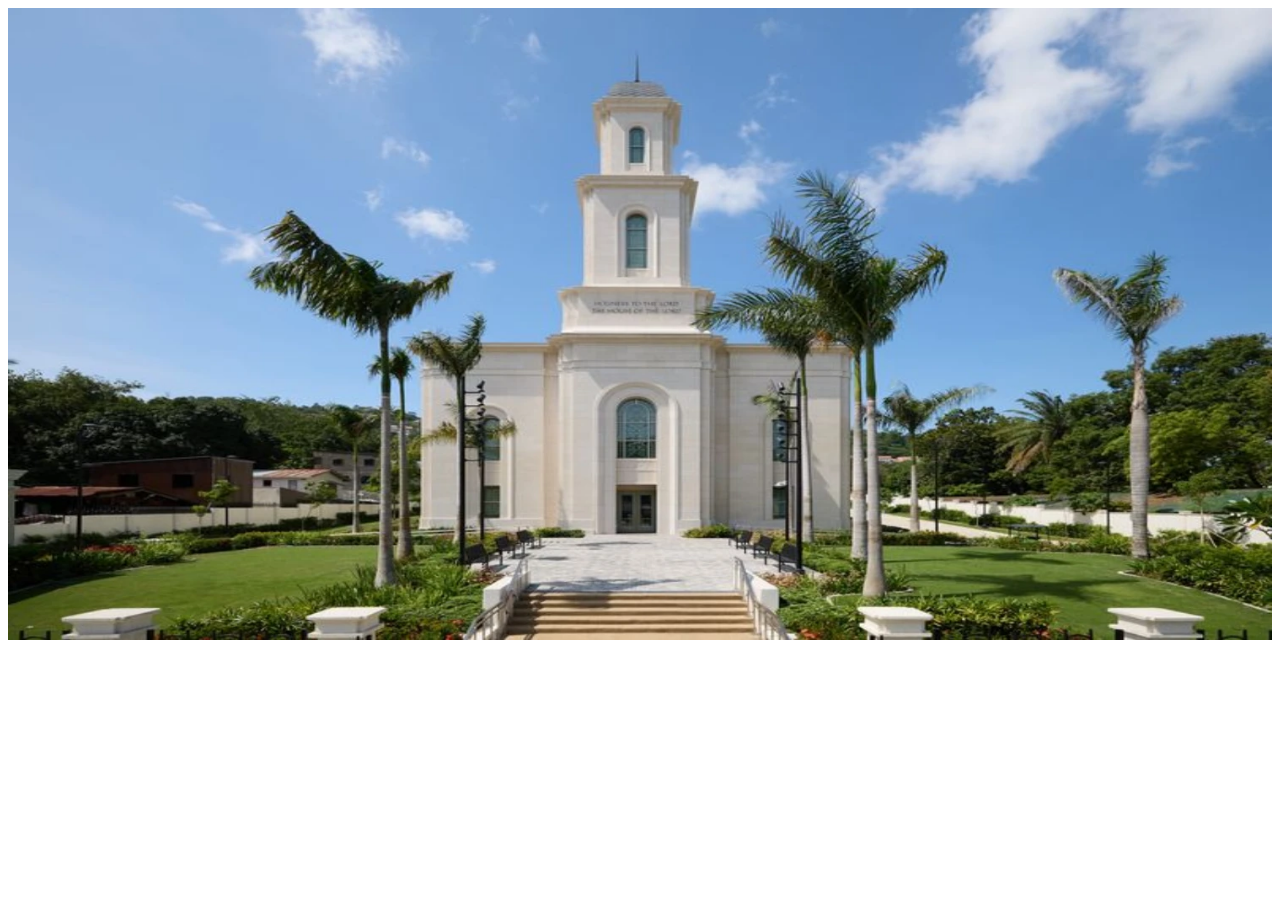
<file: week03/responsive-images.html>
<!DOCTYPE html>
<html lang="en">

<head>
    <meta charset="UTF-8">
    <meta name="viewport" content="width=device-width, initial-scale=1.0">
    <title>Document</title>
    <link rel="stylesheet" href="stlyes/responsive-image.css">
</head>

<body>
    <main>
        <div class="hero">
            <picture>
                <source media="(min-width: 1000px)" srcset="images/hero-large.webp">
                <source media="(min-width: 500px)" srcset="images/hero-medium.webp">
                <img src="images/hero-small.webp" alt="Davao Philippines Temple" width="500" height="250">
            </picture>
        </div>
    </main>
</body>

</html>
</file>
<file: styles/base.css>
body {
    max-width: 100%;
    font-family: "Roboto", sans-serif;
    font-weight: 400;
    padding: 0;
    margin: 0;
}

h1 {
    font-weight: 200;
}

header {
    max-width: 100%;
}

nav {

    display: flex;
    background-color: #246a73;
    color: #F3DFC1;
    justify-content: center;
    align-items: center;
}

nav a {
    transition: background-color .5s ease;
    display: flex;
    width: 100%;
    text-decoration: none;
    color: #F3DFC1;
    padding: .5em;
    justify-content: center;
}

nav a:hover {
    background-color: #ddbea8;
    color: #160f29;
    font-weight: 500;
}

#course-title {
    display: block;
    background-color: #160f29;
    color: #ffff;
    text-align: center;
    font-weight: 500;
    padding: 1em;
}

main {
    display: grid;
    grid-template-columns: 1fr .5fr;
    gap: 20px;
    padding: 20px;
    width: 80%;
    margin: auto;
}

#authorName {
    grid-column: 1/ -1;
    padding: 0;
    font-weight: 400;
    color: #160f29;
    margin: 0 auto;
}

.card {
    max-width: 100%;
    border: 1px solid #160f29;
    padding: 0;
    border-radius: 15px;
}

.card .cardTitle {
    display: block;
    background-color: #246a73;
    color: #ffff;
    padding: .5em;
    margin: 0;
    border-bottom: 1px solid #160f29;
    text-align: center;
    border-top-left-radius: 15px;
    border-top-right-radius: 15px;
}

.card .aboutMeContainer {
    display: grid;
    grid-template-columns: 1fr .5fr;
    padding: 1em;
}

.card .aboutMeContainer p {
    font-weight: 400;
    line-height: 1.5;
    padding: .5em;
}

.card img {
    max-width: 100%;
    height: auto;
    object-fit: contain;
}

.card h4 {
    text-align: center;
}

.aboutMeContainer-2 {
    padding: 1em;
    line-height: 1.5;
}

.resourcesCard {
    display: flex;
    flex-direction: column;
    padding: 1em;
}

.resourcesCard a {
    transition: background-color .5s ease;
    display: block;
    padding: 1em;
    max-width: 100%;
    background-color: #246a73;
    border: 1px solid #160f29;
    text-decoration: none;
    color: #ffff;
    margin-top: 20px;
    border-radius: 10px 10px 10px 10px;
}

.resourcesCard a:hover {
    background-color: #ddbea8;
    color: #160f29;
    font-weight: 600;
}

footer {
    background-color: #246a73;
    max-height: 100%;
    padding: 1em;
    color: #F3DFC1;
}
</file>
<file: project/styles/index.css>
@import url('https://fonts.googleapis.com/css2?family=Inter:ital,opsz,wght@0,14..32,100..900;1,14..32,100..900&family=Roboto:ital,wght@0,100..900;1,100..900&display=swap');

:root {
    --primary-color: #19094F;
    --secondary-color: #4A1877;
    --accent1-color: #DA148F;
    --accent2-color: #E5E5E5;

    --heading-font: "Inter";
    --paragraph-font: "Roboto", sans-serif;

    --headline-color-on-white: #4A1877;
    --headline-color-on-color: #E5E5E5;
    --paragraph-color-on-white: #19094F;
    --paragraph-color-on-color: white;
    --paragraph-background-color: #19094F;
    --nav-link-color: #E5E5E5;
    --nav-background-color: #19094F;
    --nav-hover-link-color: #E5E5E5;
    --nav-hover-background-color: #4A1877;
}

*,
*::before,
*::after {
    box-sizing: border-box;
}

body {
    display: flex;
    flex-direction: column;
    max-width: 800px;
    margin: 0 auto;
    font-size: 18px;
    text-align: center;
    min-height: 100dvh;
}

img {
    display: block;
    margin: 0 auto;
}

h1,
h2,
h3,
h4,
h5,
h6 {
    font-family: var(--heading-font);
    color: var(--headline-color-on-white);
}

h2 {
    text-align: center;
}

hr {
    height: 3px;
    margin: 35px 0;
    background: var(--accent1-color);
}

header {
    padding: 0;
    display: flex;
    flex-direction: column;
    color: var(--accent2-color);
    background-color: var(--primary-color);
}

header>h1,
header>h2 {
    color: var(--headline-color-on-color);
}

p {
    font-family: var(--paragraph-font);
    color: var(--paragraph-color-on-white);
    padding: 5px;
}


/* NAVIGATION */


#projectLogo {
    flex: 1;
    max-width: 100px;
    background-color: var(--primary-color);
}

nav {
    display: flex;
    flex-direction: column;
    width: 100%;
    padding: 0;
    z-index: 99999;
    display: flex;
    margin-top: 0;
    margin-bottom: 0;
    padding: 0;
    align-items: center;
}

nav a {
    color: var(--paragraph-color-on-color);
    text-decoration: none;
    flex: 1;
    padding: 44px;
    margin: 0;
    width: 100%;
    box-sizing: border-box;
    transition: background-color .5s ease;
}


.navItem:hover,
.navItem[aria-current=page] {
    background-color: var(--nav-hover-background-color);
    color: var(--nav-hover-link-color);
}

.navItem.close {
    display: none;
}

.navItem.open {
    display: block;
}

/*  MAIN  */
main {
    display: flex;
    flex-direction: column;
    flex: 1;
    margin: 0 auto;
}

#hero-section {
    position: relative;
}

#hero-section img {
    display: block;
    width: 100%;
    height: auto;
    box-shadow: 0 5px 15px -8px black;
}

#formContainer {
    max-width: 500px;
    display: flex;
    flex-direction: column;
    margin: auto;
    padding: 1rem;
    box-sizing: border-box;
}

#formContainer h1 {
    text-align: left;
    margin: 0;
}

#formContainer h2 {
    text-align: left;
    font-size: 18px;
    font-weight: 400;
}

label {
    display: flex;
    flex-direction: column;
    font-family: "Inter", sans-serif;
    font-weight: 500;
    text-align: left;
}

input[type=email],
input[type=text] {
    margin-top: 10px;
    padding: 1rem;
    width: 100%;
    min-width: 0;
    border-radius: 10px;
    margin-right: auto;
    margin-bottom: 40px;
    border: 1px solid #e5e5e5;
    box-sizing: border-box;
}

#submitBtn {
    display: block;
    padding: 1.2rem;
    border-radius: 10px;
    border: 1px solid #e5e5e5;
    background-color: var(--secondary-color);
    color: var(--paragraph-color-on-color);
    width: 100%;
    cursor: pointer;
    min-width: 0;
    flex: 0 0 auto;
}

#dashboard-preview-container img {
    max-width: 100%;
    object-fit: contain;
    border-radius: 25px;
    box-shadow: 0 5px 15px -8px black;

}

.card-container {
    display: block;
    justify-content: center;

}

.card {
    background-color: var(--headline-color-on-white);
    border: 1px solid #e5e5e5;
    border-radius: 10px;
    margin: 20px auto 20px auto;
    max-width: 400px;
    padding: 1rem;
    transition: transform .2s ease;
}


.card h3,
.card p {
    color: var(--paragraph-color-on-color);
}

.card:hover {
    transform: scale(1.2);
    box-shadow: 0 0 15px -2px black;
}

#faq {
    display: flex;
    flex-direction: column;
    padding: 2rem;
    background-color: var(--primary-color);
    text-align: left;
    border-radius: 10px;
    align-items: center;
}

#faq ol li {
    list-style-type: disc;
    color: var(--paragraph-color-on-color);

}

#faq ol li h3:hover,
#faq ol li p:hover {
    transition: transform .5s ease;
}

#faq ol li h3:hover,
#faq ol li p:hover {
    transform: scale(1.2);
    box-sizing: border-box;
    text-align: center;
}

#faq ol li h3,
#faq ol li p,
#faq h2 {
    color: var(--paragraph-color-on-color);

}

#faq h2 {
    padding: 1.5rem;
}

#faq ol li h3 {
    line-height: 2;
    border-bottom: 1px solid var(--paragraph-color-on-color);
}


/* ABOUT US */

#aboutus-content {
    flex: 1;
    display: flex;
    flex-direction: column;
}

#aboutus-content img {
    max-width: 100%;
    object-fit: cover;
    box-sizing: border-box;
    box-shadow: 0 5px 15px -8px;
}

#aboutus-copy p {
    padding: 25px;
    text-align: left;
}

/* CONTACT */

#contact-content {
    align-content: center;
    flex: 1;
}

#contact-details {
    display: block;
    background-color: #e5e5e5;
    border-radius: 20px;
    padding: 15px;
    flex: 1;
    justify-items: center;
}

#contact-details p {
    text-align: left;
    flex: 1;
    font-weight: 400;
    margin: 0;
}

/* FOOTER */

footer {
    margin-top: auto;
    background-color: var(--primary-color);
    padding: 10px;

}

footer p {
    margin: 0;
    color: var(--paragraph-color-on-color);
}



@media screen and (min-width: 1024px) {


    body {
        min-height: 100dvh;
        max-width: 100%;
        height: 100%;
        margin: 0;
    }

    header {
        flex-direction: row;
    }


    #projectLogo {
        padding: 20px;
    }

    nav {
        flex-direction: row;
    }

    .navItem {
        display: block;
    }


    #hammenu {
        display: none;
    }


    main {
        max-height: 100%;
    }

    #hero-section {
        display: flex;
        max-width: 100%;
    }


    #hero-section img {
        object-fit: cover;
        position: absolute;
        inset: 0;
        width: 100%;
        height: 100%;
        z-index: -1;
    }

    #formContainer {
        display: flex;
        flex-direction: column;
        padding: 1.2rem;
        border: 1px solid #E5E5E5;
        border-radius: 15px;
        background-color: #e5e5e585;
        margin: 20px 0 20px auto;
        max-width: 500px;
    }

    input:required {
        border-left: 4px solid red;
    }

    input:required:valid {
        border-left: 4px solid green;
    }


    #card-container {
        display: flex;
        justify-content: space-evenly;
        flex-shrink: 1;
    }

    .card {
        margin: 10px 20px;
    }

    #faq {
        display: block;
        max-width: 50%;
        margin: auto;
    }

    #aboutus-content {
        flex: 1;
        display: flex;
        padding: 25px;
        flex-direction: row;
    }

    #aboutus-content img {
        min-width: 0;
        max-width: 800px;
        object-fit: contain;
        box-sizing: border-box;
    }

    #aboutus-copy {
        padding: 25px;
    }

    #aboutus-copy h2 {
        text-align: left;
    }

    footer {
        margin-top: 20px;
        margin-bottom: 0;
        padding: 1rem;
        display: flex;
        width: 100%;
    }

}
</file>
<file: styles/form.css>
:root {
    --primary: #246a73;
    --secondary: #732442;
    --colored-background-text: #F3DFC1;
    --border: 1px solid black;

    --heading-font: "Roboto", sans-serif;

    --bordRad: 20px;
}



body {
    max-width: 100%;
    margin: 0;
    padding: 0;
}

h1,
h2,
h3,
h4,
h5,
h6 {
    font-family: var(--heading-font);
    font-weight: 500;
}

p {
    padding: 0;
    line-height: .5;
}

header {
    background-color: var(--primary);
    text-align: center;
}

#heroTitle {
    padding: .5em;
    margin: 0;
    color: var(--colored-background-text);
}


main {
    display: block;
    max-width: 800px;
    margin: auto;
    text-align: center;
}

#prf {
    display: block;
    text-align: left;
    background-color: var(--primary);
    color: var(--colored-background-text);
    padding: 5em;
    margin: 20px auto;
    border-radius: var(--bordRad);
    max-width: 400px;
}

#starRating {
    display: flex;
    justify-content: space-evenly;
    margin-bottom: 20px;
}

#starRating label {
    display: flex;
    flex-direction: column;
    margin: 0 auto;
    align-items: center;
}

#starRating input {
    display: block;
}

label {
    display: block;
}

label[for=installDate],
label[for=review] {
    margin-top: 20px;
    margin-bottom: 20px;
}

label[for=affordable] {
    margin-bottom: 20px;
}

textarea[name=review] {
    display: block;
    height: 44px;
    width: 100%;
    margin-bottom: 20px;
    max-width: 100%;
}



#userName,
input[type=date],
select {
    display: block;
    width: 100%;
    margin-top: 5px;
    margin-bottom: 40px;
    padding: .75em;
    max-width: inherit;
    appearance: none;
}

input[type=radio],
input[type=checkbox] {
    margin-bottom: 36px;
    transform: scale(1.5);
    margin-right: 10px;
}




input:required,
select:required {
    border-left: 4px solid red;
    border-top-left-radius: 15px;
    border-bottom-left-radius: 5px;
}

input:required:valid,
select:required:valid {
    border-left: 4px solid green;
    border-top-left-radius: 15px;
    border-bottom-left-radius: 5px;
}


#submitBtn {
    display: block;
    margin: 0 auto;
    text-align: center;
    width: 100%;
    max-width: 400px;
    padding: .75em;
    background-color: var(--secondary);
    color: var(--colored-background-text);
    font-weight: 600;
    border-radius: 10px;
    cursor: pointer;

}


footer {
    position: relative;
    bottom: 0;
    background-color: var(--primary);
    padding: 1em;
    color: var(--colored-background-text);
    max-width: 100%;
    text-align: center;
}

@media screen and (min-width: 768px) {
    main {
        max-width: 100%;
    }

    #prf {
        max-width: 40%;
    }

    textarea[name=review] {
        margin-bottom: 40px;
    }
}
</file>
<file: styles/place.css>
:root {
    --mainColor: #E40101;
    --secondaryColor: blue;
    --thirdColor: #FFFFCC;
    --bord: 1px solid black;
    --bordRad: 15px;
}

body {
    max-width: 100%;
    font-family: "Roboto", sans-serif;
    font-weight: 400;
    padding: 0;
    margin: 0;
    height: 100%;
}

h1 {
    font-size: 3em;
    text-align: center;
}

h2 {
    font-size: 2em;
}

header {
    background-color: var(--secondaryColor);
}

main {
    max-width: 800px;
    margin: 0 auto;
    background-color: var(--secondaryColor);
}

#heroTitle {
    color: var(--thirdColor);
    max-width: 100%;
    padding: 1em;
    background-color: var(--mainColor);
    margin: 0;
}

#heroImageContainer {
    max-width: 100%;
    background-color: var(--secondaryColor);
}

picture img {
    width: 100%;
    margin: 0;
    object-fit: contain;
}

#dataContainer,
#weatherContainer {
    display: flex;
    flex-direction: column;
    align-items: center;
    background-color: #fff;
    padding: 1em;
    border-bottom: 1px solid #eee;
}

#dataContainer li,
#weatherContainer li {
    list-style-type: none;
}

.dataItem,
.weather {
    font-weight: 600;
    padding: .5em;
}

.dataValue,
.value {
    font-weight: 400;
}




footer {
    max-width: 800px;
    display: flex;
    flex-direction: column;
    background-color: var(--mainColor);
    padding: .5em;
    color: var(--thirdColor);
    margin: 0 auto;
    align-items: center;
}
</file>
<file: styles/place-large.css>
@media screen and (min-width: 768px) {
    picture img {
        max-width: 100%;
        max-height: 100vh;
        object-fit: fill;
    }
}

@media screen and (min-width: 1024px) {

    main {
        max-width: 100%;
        max-height: 100%;
    }



    #dataTitle,
    #weatherTitle {
        background-color: var(--thirdColor);
        width: 100%;
        padding: 1em;
    }

    #weatherTitle {
        text-align: right;
    }

    #heroImageContainer {
        max-height: 100%;
    }

    picture img {
        height: 100vh;
        object-fit: fill;
    }

    #dataContainer {
        position: fixed;
        left: 0;
        top: 100px;
        z-index: 99999;
        border-radius: var(--bordRad);
        padding: 1em;
        opacity: 90%;
    }

    #weatherContainer {
        position: fixed;
        right: 0;
        bottom: 100px;
        z-index: 9999999;
        border-radius: var(--bordRad);
        padding: 1em;
        opacity: 90%;
    }

    #dataContainer ol,
    #weatherContainer ol {
        padding: 0;
    }

    #weatherTitle::after {
        padding-left: 10px;
        content: "⛅";
    }

    #weatherIcon {
        display: none;
    }

    footer {
        max-width: 100%;
    }
}
</file>
<file: styles/temples.css>
body {
    max-width: 100%;
    font-family: "Roboto", sans-serif;
    font-weight: 400;
    padding: 0;
    margin: 0;
}

nav {

    display: flex;
    background-color: #246a73;
    color: #F3DFC1;
    justify-content: center;
    align-items: center;
    text-align: center;
}


nav {
    flex-direction: column;
}

nav a {
    text-align: center;
    text-decoration: none;
    color: #F3DFC1;
    padding: 24px;
    width: 100%;
}

nav a:hover {
    background-color: #ddbea8;
    color: #160f29;
    font-weight: 500;
}

.item.close {
    display: none;
}


nav .hamburgerBtn.open {
    display: block;
}

#navTitle {
    padding-top: 1em;
    padding-bottom: 1em;
    font-weight: 700;
    font-size: 32px;
    width: 100%;
}

main {
    max-width: 800px;
    margin: 0 auto;
}

#mainTitle {
    text-align: center;
}

#temple-container {
    display: grid;
    grid-template-columns: repeat(auto-fit, minmax(300px, 1fr));
    gap: 25px;
}


.temple-figure img {
    object-fit: contain;
    max-width: 100%;
}

footer {
    position: relative;
    bottom: 0;
    background-color: #246a73;
    padding: 1em;
    color: #F3DFC1;
    max-width: 100%;
}
</file>
<file: styles/temples-large.css>
/* desktop View */
@media screen and (min-width: 768px) {

    #navTitle {
        display: block;
        width: 100%;
        padding: 0;
    }

    nav {
        display: flex;
        flex-direction: row;
        background-color: #246a73;
        color: #F3DFC1;
        justify-content: center;
        align-items: center;
    }


    nav a {
        transition: background-color .5s ease;
        width: 100%;
        text-decoration: none;
        color: #F3DFC1;
        padding: .5em;
        justify-content: center;
    }

    nav a:hover {
        background-color: #ddbea8;
        color: #160f29;
        font-weight: 500;
    }

    nav .hamburgerBtn.close {
        text-align: right;
        max-width: 100%;
    }


}

/* Tablet View */

@media screen and (min-width: 1024px) {

    #temple-container {
        display: grid;
        grid-template-columns: 1fr 1fr 1fr;
    }

    #navTitle {
        display: block;
        width: 100%;
        padding: 0;
    }

    nav {
        display: flex;
        flex-direction: row;
        background-color: #246a73;
        color: #F3DFC1;
        justify-content: center;
        align-items: center;
    }

    nav a {
        transition: background-color .5s ease;
        width: 100%;
        text-decoration: none;
        color: #F3DFC1;
        padding: .5em;
        justify-content: center;
    }

    nav a:hover {
        background-color: #ddbea8;
        color: #160f29;
        font-weight: 500;
    }

    nav .hamburgerBtn.close {
        display: none;
    }

    nav .item.close {
        display: block;
    }

    main {
        max-width: 100%;
        padding: 0;
        margin: 0;
    }


    footer {
        margin: 0;
    }

}
</file>
<file: styles/siteplan.css>
/* if you are using any Google fonts change the font names below to your fonts. 
Any spaces in your font name should be replaced with a +. 
Fonts are separated by a | */
@import url('https://fonts.googleapis.com/css2?family=Inter:ital,opsz,wght@0,14..32,100..900;1,14..32,100..900&family=Roboto:ital,wght@0,100..900;1,100..900&display=swap');

:root {
    /* change the values below to your colors from your palette */
    --primary-color: #19094F;
    --secondary-color: #4A1877;
    --accent1-color: #DA148F;
    --accent2-color: #E5E5E5;

    /* change the values below to your chosen font(s) */
    --heading-font: "Inter";
    --paragraph-font: "Roboto", sans-serif;

    /* these colors below should be chosen from among your palette colors above */
    --headline-color-on-white: #4A1877;
    /* headlines on a white background */
    --headline-color-on-color: #E5E5E5;
    /* headlines on a colored background */
    --paragraph-color-on-white: #19094F;
    /* paragraph text on a white background */
    --paragraph-color-on-color: white;
    /* paragraph text on a colored background */
    --paragraph-background-color: #19094F;
    --nav-link-color: #E5E5E5;
    --nav-background-color: #19094F;
    --nav-hover-link-color: #E5E5E5;
    --nav-hover-background-color: #4A1877;
}


/*  Look around below...but DON'T CHANGE ANYTHING! */

body {
    max-width: 1200px;
    margin: 0 auto;
    padding: 4em;
    font-size: 18px;
    text-align: center;
}

img {
    display: block;
    margin: 0 auto;
}

h1,
h2,
h3,
h4,
h5,
h6 {
    font-family: var(--heading-font);
    color: var(--headline-color-on-white);
}

h2 {
    text-align: center;
}

hr {
    height: 3px;
    margin: 35px 0;
    background: var(--accent1-color);
}

header {
    padding: 1em;
    text-align: center;
    color: var(--accent2-color);
    background-color: var(--primary-color);
}

header>h1,
header>h2 {
    color: var(--headline-color-on-color);
}

p {
    font-family: var(--paragraph-font);
    color: var(--paragraph-color-on-white);
    padding: 1em;
}

.colors {
    width: 100%;
    min-width: 350px;
    margin: 30px auto;
    text-align: center;
}

.colors th {
    background-color: #999;
}

.colors td {
    width: 25%;
    height: 3em;
}

.primary {
    background-color: var(--primary-color);
    color: white;
}

.secondary {
    background-color: var(--secondary-color);
    color: white;
}

.accent1 {
    background-color: var(--accent1-color);
    color: white;
}

.accent2 {
    background-color: var(--accent2-color);
}

p.colored {
    background-color: var(--paragraph-background-color);
    color: var(--paragraph-color-on-color);
}

nav {
    background-color: var(--nav-background-color);
    line-height: 1em;
    text-align: center;
    font-size: 1.2em;
    padding: .5em;
}

nav {
    list-style-type: none;
    display: flex;

}

nav a {
    padding: 1em;
    min-width: 120px;
    text-decoration: none;
    padding: 10px;

}

nav a:link,
nav a:visited {
    color: var(--nav-link-color);
}

nav a:hover {
    color: var(--nav-hover-link-color);
    background-color: var(--nav-hover-background-color);
}

#heroTitle {
    color: var(--accent2-color);
}

.subTitle {
    color: var(--accent2-color);
}

.scenarios {
    display: flex;
    flex-direction: column;
    align-items: center;
    text-align: left;
}



.wireframe, #logo {
    display: block;
    margin: 0 auto;
    max-width: 800px;
    object-fit: contain;

}
</file>
<file: week02/styles/media-query.css>
body {
    font-family: Roboto, sans-serif;
}

header,
footer {
    max-width: 640px;
    margin: 1rem auto;
    border: 1px solid #eeeeee;
    padding: 1em;
    background-color: rgb(131, 131, 255);
}

main {
    display: grid;
    grid-template-columns: 1fr;
    grid-gap: 1rem;
}

section {
    padding: 1rem;
    background-color: #fff;
}
</file>
<file: week02/styles/media-query-large.css>
@media screen and (min-width: 500px) {

    header,
    footer {
        background-color: black;
        color: #fff;
    }

    main {
        grid-template-columns: 1fr 1fr;
    }
}
</file>
<file: week03/stlyes/design.css>
body {
    font-family: Roboto, helvetica, sans-serif;
}

header,
main,
footer {
    max-width: 760px;
    margin: 0 auto;
}

marquee {
    padding: 1rem;
    background-color: #eee;
}

h1 {
    border-bottom: 1px solid rgba(0, 0, 0, 0.1);
}

main {
    display: grid;
    grid-template-columns: 1fr 1fr;
}

h2 {
    grid-column: 1/3;
    color: navy;
    text-align: center;
}

article p {
    text-align: justify;
}

.callout {
    padding: 1em;
    color: #ffff;
    background-color: #702963;
}

footer {
    margin-top: 1rem;
    border-top: 1px solid rgba(0, 0, 0, 0.1);
    font-size: smaller;
    text-align: left;
}
</file>
<file: week03/stlyes/responsive-image.css>
.hero img {
    object-fit: cover;
    width: 100%;
    height: 100%;
}
</file>
